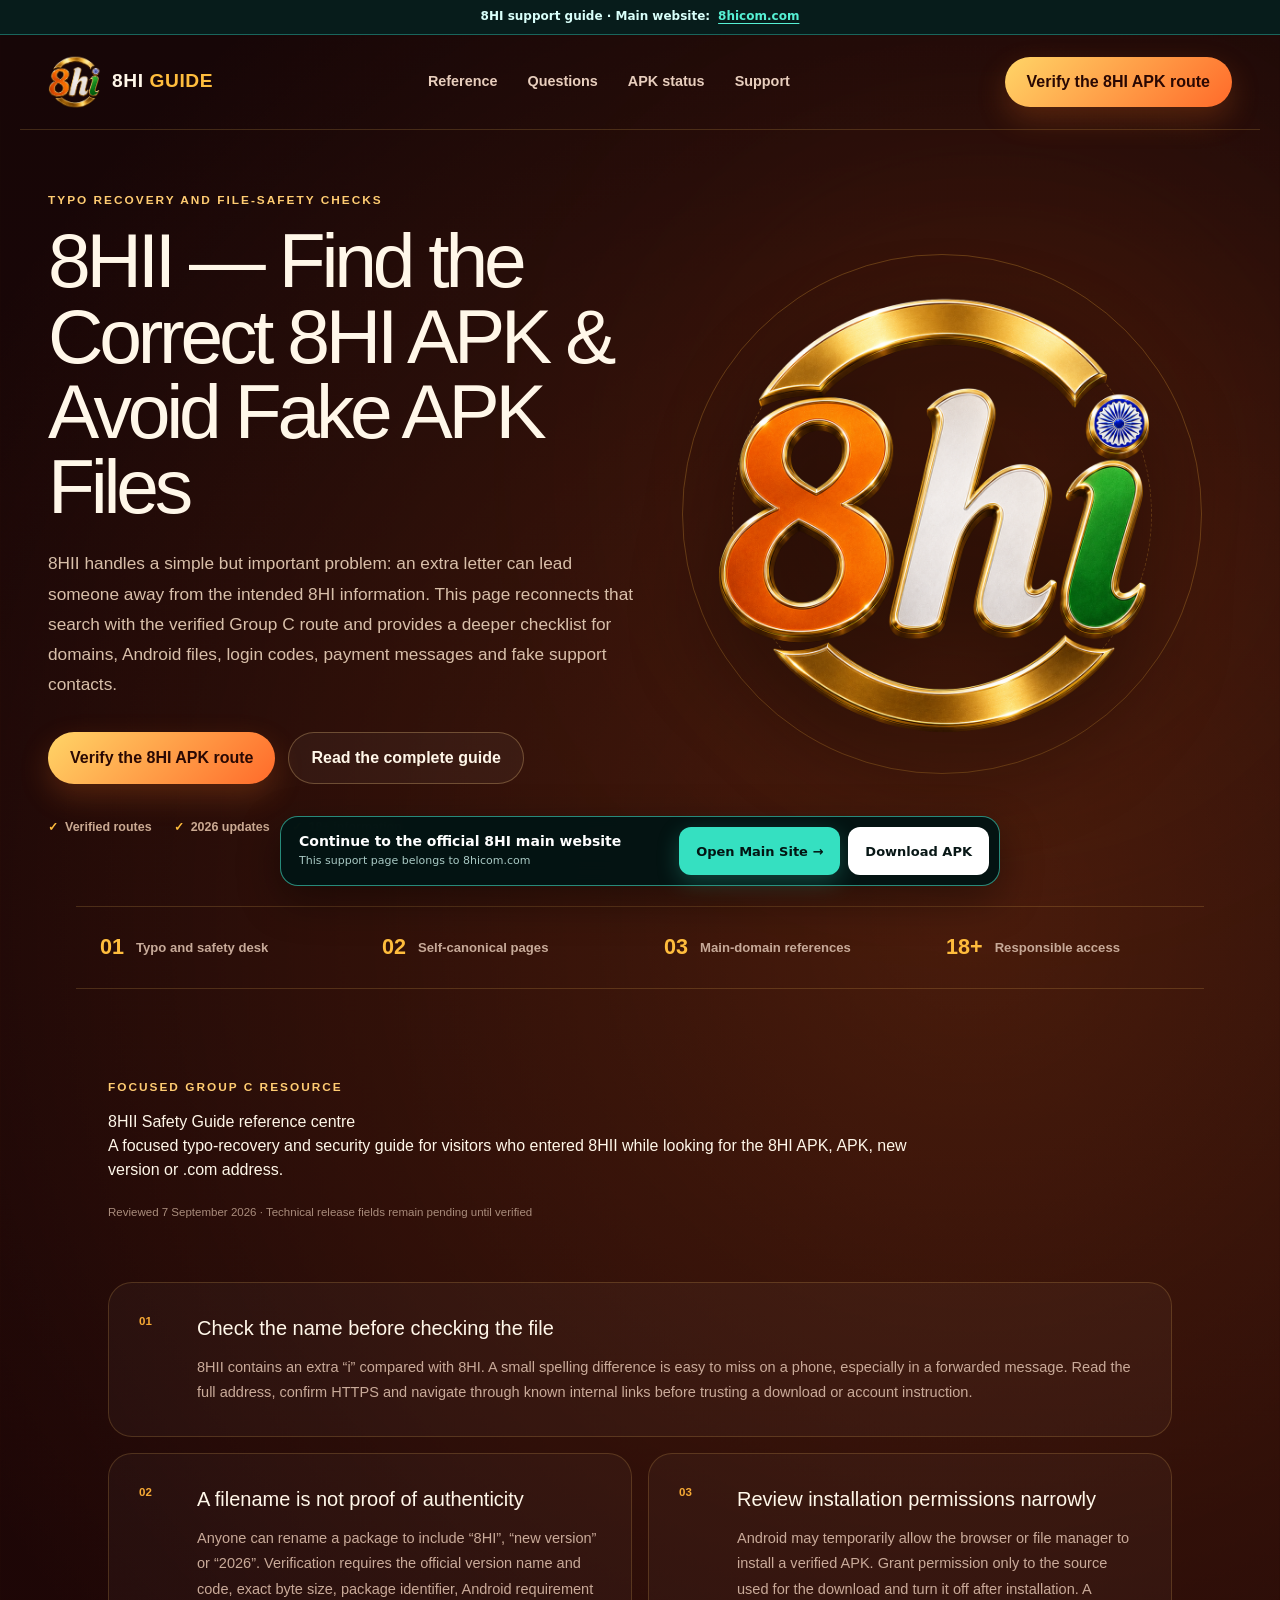
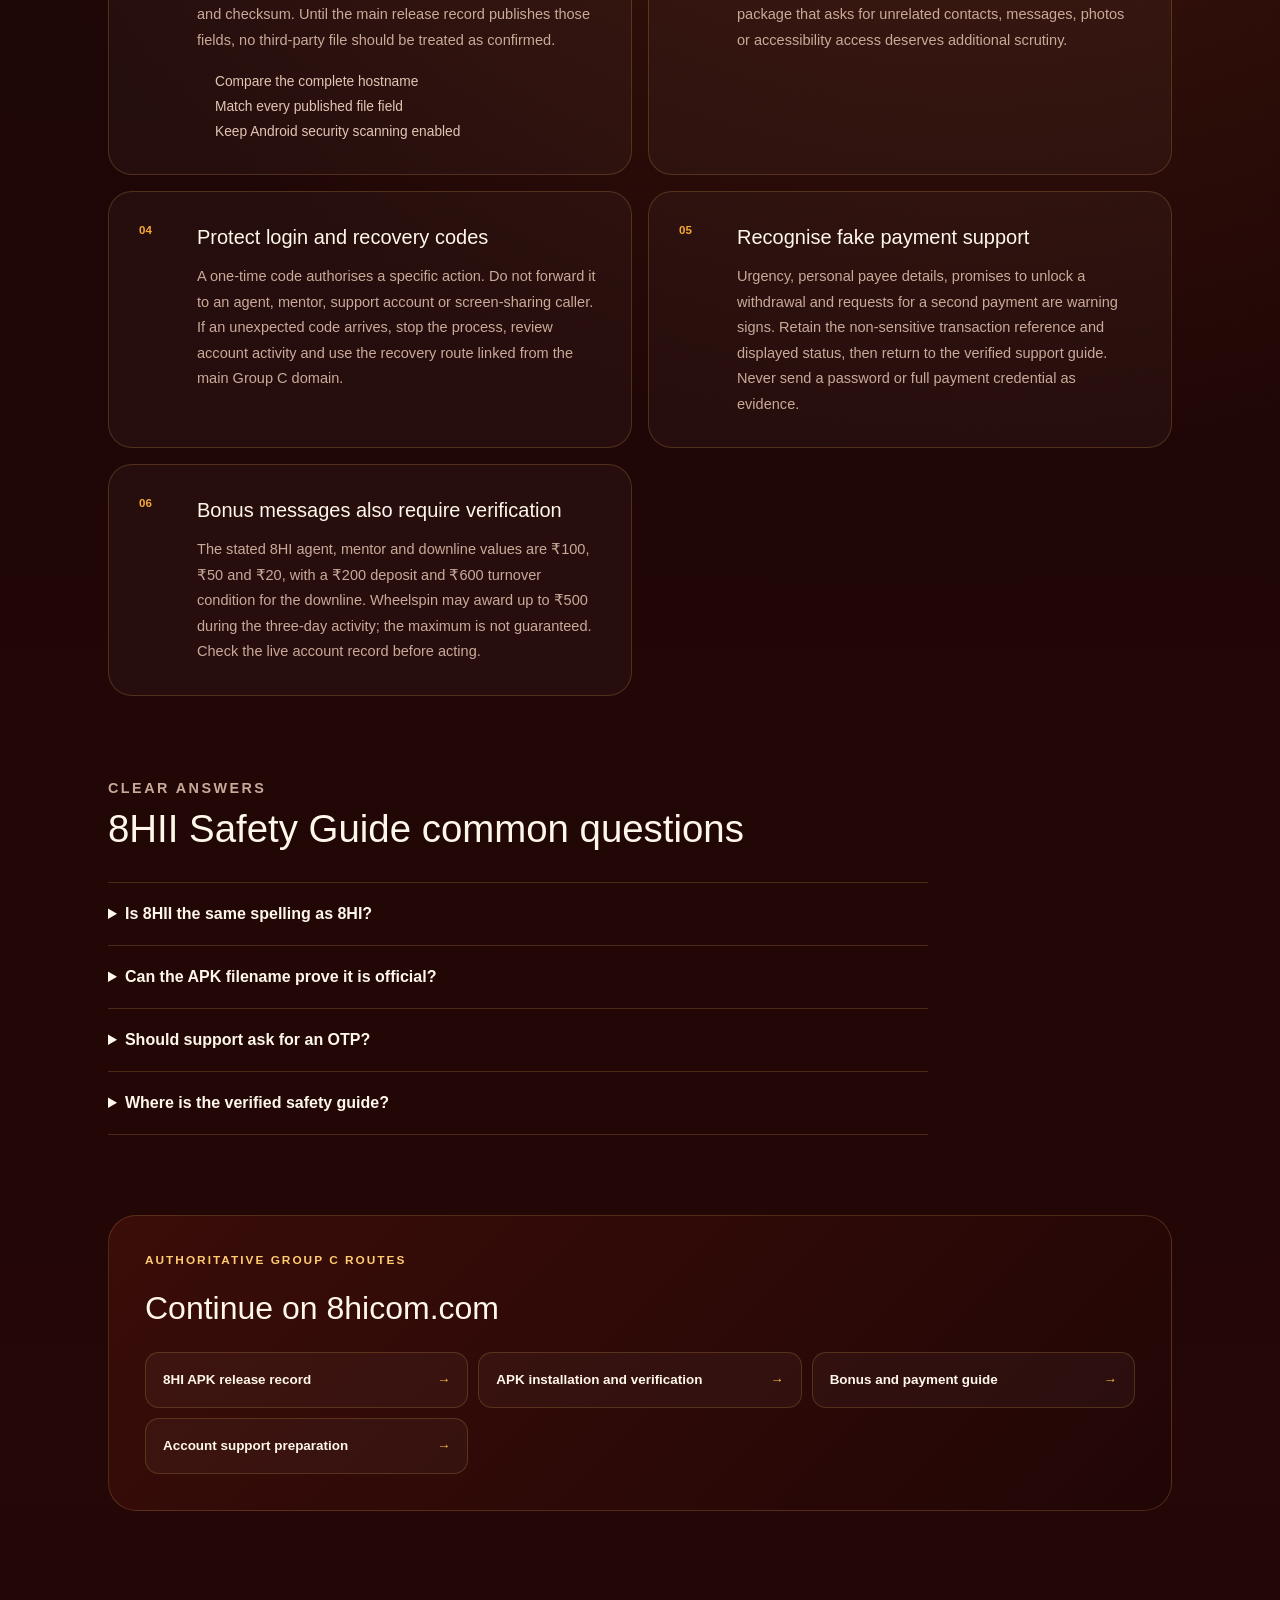
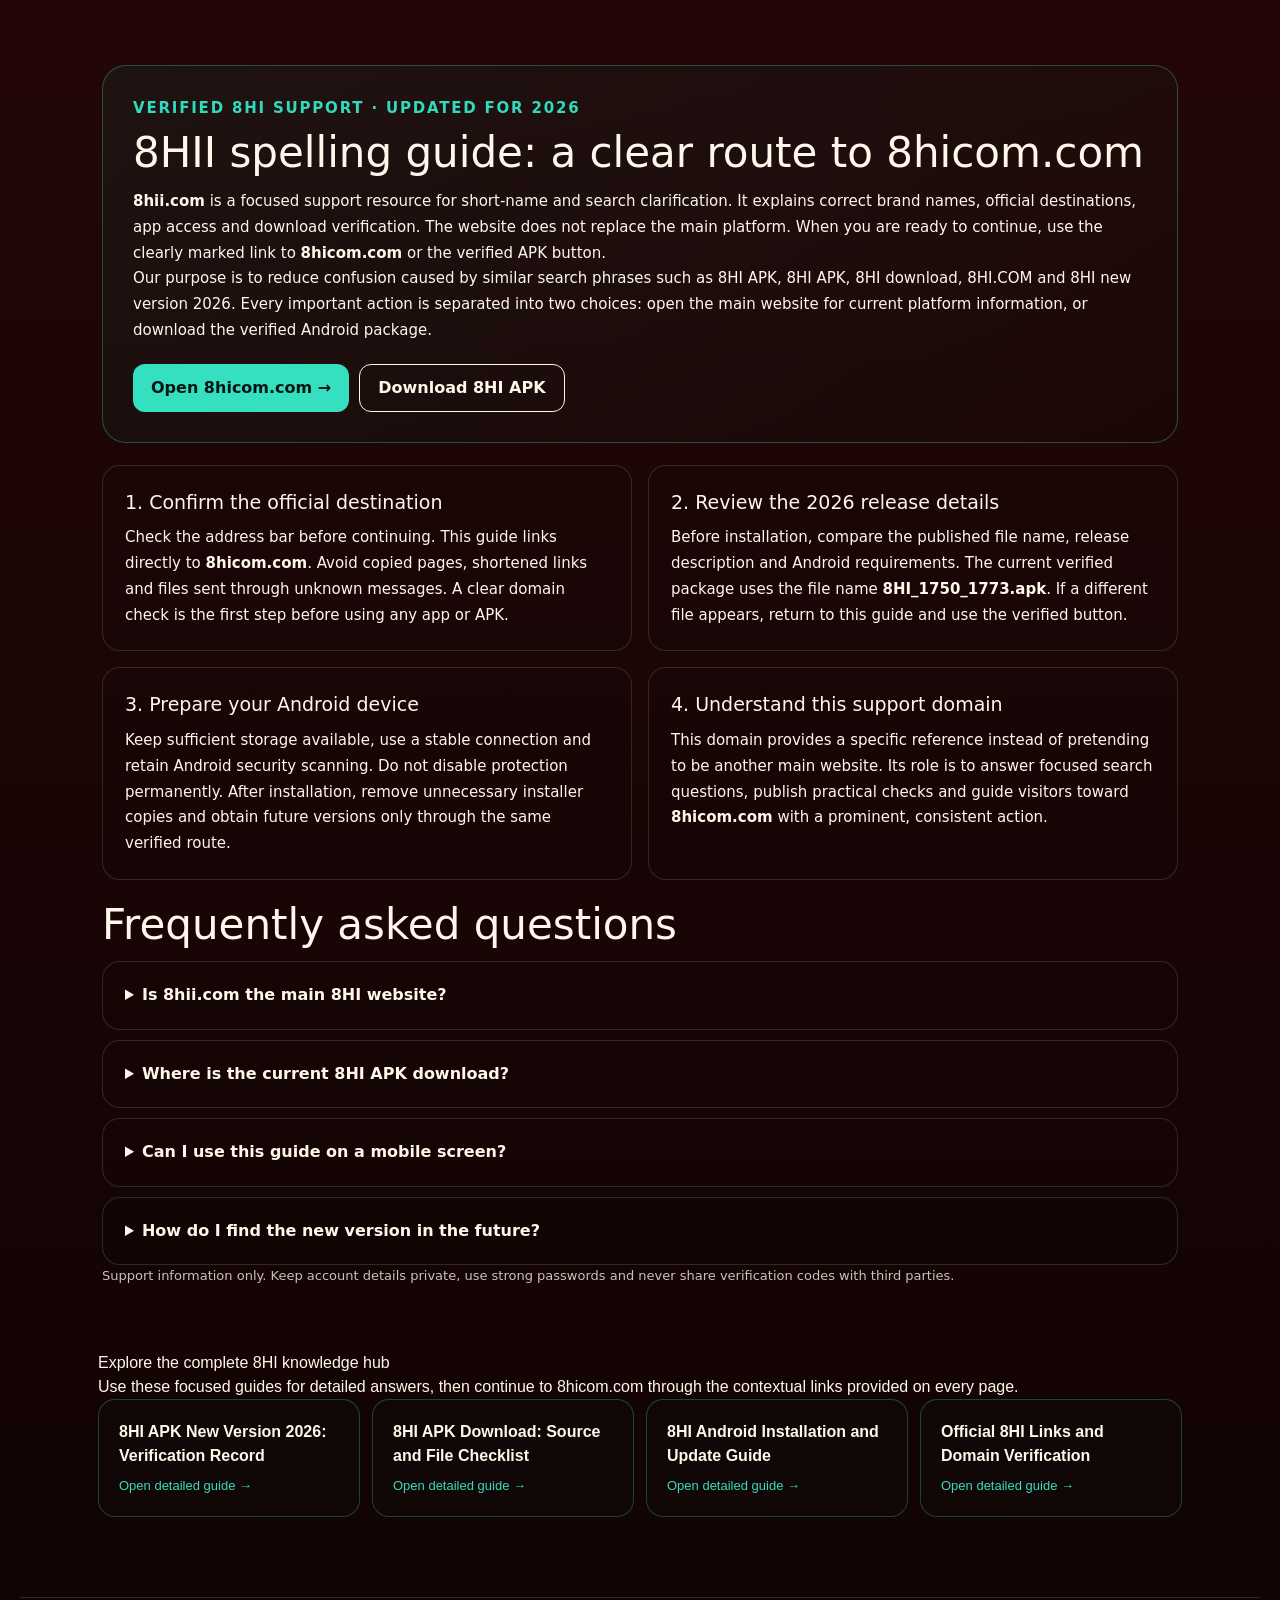
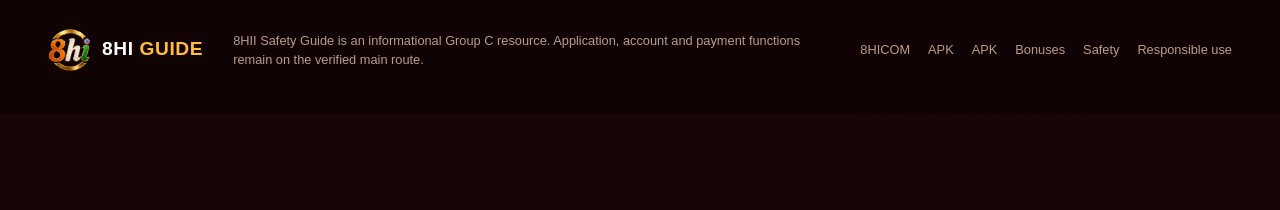
<file: index.html>
<!DOCTYPE html><html lang="en-IN"><head><meta charSet="utf-8"/><meta name="viewport" content="width=device-width, initial-scale=1"/><link rel="preload" href="/assets/8hi-mark.png" as="image"/><link rel="stylesheet" href="/_next/static/css/index.D3zvUgvW.css" data-rsc-css-href="/_next/static/css/index.D3zvUgvW.css" data-precedence="vite-rsc/importer-resources"/><link rel="modulepreload" fetchPriority="low" href="/_next/static/chunks/index-C0sFQanN.js"/><link rel="modulepreload" href="/_next/static/chunks/layout-segment-context-Blf1P6dG.js" crossorigin=""/><title>8HII — Find the Correct 8HI APK &amp; Avoid Fake APK Files</title><meta name="description" content="Recover from the 8HII spelling, verify the correct 8HI route and check APK files, permissions, OTPs and fake support safely."/><meta name="application-name" content="8HII Guide"/><meta name="creator" content="8HII Guide"/><meta name="publisher" content="8HII Guide"/><meta name="format-detection" content="telephone=no, address=no, email=no"/><meta name="category" content="entertainment"/><meta name="robots" content="index, follow"/><meta name="googlebot" content="index, follow, max-image-preview:large, max-snippet:-1, max-video-preview:-1"/><meta property="og:title" content="8HII — 8HI Typo Recovery &amp; APK Safety"/><meta property="og:description" content="Check the correct 8HI name, domain, Android package and support route."/><meta property="og:url" content="https://8hii.com"/><meta property="og:site_name" content="8HII Safety Guide"/><meta property="og:type" content="website"/><meta property="og:locale" content="en_IN"/><meta property="og:image" content="https://8hii.com/og.png"/><meta property="og:image:width" content="1200"/><meta property="og:image:height" content="630"/><meta property="og:image:alt" content="8HI typo recovery and APK safety guide"/><meta name="twitter:card" content="summary_large_image"/><meta name="twitter:title" content="8HII — 8HI APK Safety"/><meta name="twitter:description" content="Check the correct 8HI route and avoid fake APK files."/><meta name="twitter:image" content="https://8hii.com/og.png"/><link rel="shortcut icon" href="/favicon.ico"/><link rel="icon" href="/icon-48.png" sizes="48x48" type="image/png"/><link rel="icon" href="/icon.png" sizes="96x96" type="image/png"/><link rel="icon" href="/icon-192.png" sizes="192x192" type="image/png"/><link rel="icon" href="/favicon.ico" sizes="48x48" type="image/x-icon"/><link rel="apple-touch-icon" href="/icon-192.png" sizes="192x192" type="image/png"/><link rel="manifest" href="/manifest.webmanifest"/><link rel="canonical" href="https://8hii.com"/><link rel="modulepreload" href="/_next/static/chunks/index-C0sFQanN.js" />
</head><body><script type="application/ld+json">{"@context":"https://schema.org","@graph":[{"@type":"WebSite","@id":"https://8hii.com/#website","name":"8HII Guide","alternateName":["8HI","8HII Guide"],"url":"https://8hii.com/","inLanguage":"en-IN","publisher":{"@id":"https://8hii.com/#organization"}},{"@type":"Organization","@id":"https://8hii.com/#organization","name":"8HII Guide","url":"https://8hii.com/","logo":{"@type":"ImageObject","url":"https://8hii.com/icon-512.png","width":512,"height":512}}]}</script><main><a class="skip-link" href="#main-content">Skip to content</a><script type="application/ld+json">[{"@context":"https://schema.org","@type":"FAQPage","mainEntity":[{"@type":"Question","name":"Is 8HII the same spelling as 8HI?","acceptedAnswer":{"@type":"Answer","text":"No. 8HII contains an extra letter; this page helps visitors recover the intended 8HI route."}},{"@type":"Question","name":"Can the APK filename prove it is official?","acceptedAnswer":{"@type":"Answer","text":"No. Match the complete technical release record, including checksum and package identifier."}},{"@type":"Question","name":"Should support ask for an OTP?","acceptedAnswer":{"@type":"Answer","text":"No. Keep passwords and one-time codes private."}},{"@type":"Question","name":"Where is the verified safety guide?","acceptedAnswer":{"@type":"Answer","text":"Use the APK safety and installation pages on 8hicom.com."}}]},{"@context":"https://schema.org","@type":"WebPage","name":"8HII — Find the Correct 8HI APK & Avoid Fake APK Files","description":"A focused typo-recovery and security guide for visitors who entered 8HII while looking for the 8HI APK, APK, new version or .com address.","url":"https://8hii.com/","isPartOf":{"@type":"WebSite","name":"8HII Safety Guide","url":"https://8hii.com/"},"dateModified":"2026-09-07"}]</script><header class="site-header"><a class="brand" href="/" aria-label="8HII Safety Guide home"><img src="/assets/8hi-mark.png" alt="8HI" width="54" height="54"/><span>8HI <b>GUIDE</b></span></a><nav aria-label="Main navigation"><a href="#reference">Reference</a><a href="#questions">Questions</a><a href="https://8hicom.com/8hi-app">APK status</a><a href="https://8hicom.com/support">Support</a></nav><a class="nav-cta" href="https://8hicom.com/apk-safety">Verify the 8HI APK route</a></header><section class="hero" id="main-content"><div class="hero-glow"></div><div class="hero-copy"><p class="eyebrow">Typo recovery and file-safety checks</p><h1>8HII — Find the Correct 8HI APK &amp; Avoid Fake APK Files</h1><p class="hero-text">8HII handles a simple but important problem: an extra letter can lead someone away from the intended 8HI information. This page reconnects that search with the verified Group C route and provides a deeper checklist for domains, Android files, login codes, payment messages and fake support contacts.</p><div class="hero-actions"><a class="primary-button" href="https://8hicom.com/apk-safety">Verify the 8HI APK route</a><a class="secondary-button" href="#reference">Read the complete guide</a></div><div class="trust-row"><span>Verified routes</span><span>2026 updates</span><span>18+ information</span></div></div><div class="hero-visual"><div class="brand-orbit orbit-one"></div><div class="brand-orbit orbit-two"></div><div class="logo-stage"><img src="/assets/8hi-mark.png" alt="8HI guide logo" width="520" height="520"/></div></div></section><section class="proof-strip" aria-label="Publishing role"><div><strong>01</strong><span>Typo and safety desk</span></div><div><strong>02</strong><span>Self-canonical pages</span></div><div><strong>03</strong><span>Main-domain references</span></div><div><strong>18+</strong><span>Responsible access</span></div></section><article class="content-shell" id="reference"><div class="content-hero"><div><p class="eyebrow">Focused Group C resource</p><h2>8HII Safety Guide<!-- --> reference centre</h2><p>A focused typo-recovery and security guide for visitors who entered 8HII while looking for the 8HI APK, APK, new version or .com address.</p><small>Reviewed 7 September 2026 · Technical release fields remain pending until verified</small></div></div><div class="rich-article-grid"><section><span>01</span><div><h2>Check the name before checking the file</h2><p>8HII contains an extra “i” compared with 8HI. A small spelling difference is easy to miss on a phone, especially in a forwarded message. Read the full address, confirm HTTPS and navigate through known internal links before trusting a download or account instruction.</p></div></section><section><span>02</span><div><h2>A filename is not proof of authenticity</h2><p>Anyone can rename a package to include “8HI”, “new version” or “2026”. Verification requires the official version name and code, exact byte size, package identifier, Android requirement and checksum. Until the main release record publishes those fields, no third-party file should be treated as confirmed.</p><ul><li>Compare the complete hostname</li><li>Match every published file field</li><li>Keep Android security scanning enabled</li></ul></div></section><section><span>03</span><div><h2>Review installation permissions narrowly</h2><p>Android may temporarily allow the browser or file manager to install a verified APK. Grant permission only to the source used for the download and turn it off after installation. A package that asks for unrelated contacts, messages, photos or accessibility access deserves additional scrutiny.</p></div></section><section><span>04</span><div><h2>Protect login and recovery codes</h2><p>A one-time code authorises a specific action. Do not forward it to an agent, mentor, support account or screen-sharing caller. If an unexpected code arrives, stop the process, review account activity and use the recovery route linked from the main Group C domain.</p></div></section><section><span>05</span><div><h2>Recognise fake payment support</h2><p>Urgency, personal payee details, promises to unlock a withdrawal and requests for a second payment are warning signs. Retain the non-sensitive transaction reference and displayed status, then return to the verified support guide. Never send a password or full payment credential as evidence.</p></div></section><section><span>06</span><div><h2>Bonus messages also require verification</h2><p>The stated 8HI agent, mentor and downline values are ₹100, ₹50 and ₹20, with a ₹200 deposit and ₹600 turnover condition for the downline. Wheelspin may award up to ₹500 during the three-day activity; the maximum is not guaranteed. Check the live account record before acting.</p></div></section></div><section class="faq" id="questions"><p class="eyebrow">Clear answers</p><h2>8HII Safety Guide<!-- --> common questions</h2><details><summary>Is 8HII the same spelling as 8HI?</summary><p>No. 8HII contains an extra letter; this page helps visitors recover the intended 8HI route.</p></details><details><summary>Can the APK filename prove it is official?</summary><p>No. Match the complete technical release record, including checksum and package identifier.</p></details><details><summary>Should support ask for an OTP?</summary><p>No. Keep passwords and one-time codes private.</p></details><details><summary>Where is the verified safety guide?</summary><p>Use the APK safety and installation pages on 8hicom.com.</p></details></section><aside class="related"><p class="eyebrow">Authoritative Group C routes</p><h2>Continue on 8hicom.com</h2><div><a href="https://8hicom.com/8hi-app">8HI APK release record <span>→</span></a><a href="https://8hicom.com/8hi-apk-install">APK installation and verification <span>→</span></a><a href="https://8hicom.com/8hi-payment-guide">Bonus and payment guide <span>→</span></a><a href="https://8hicom.com/support">Account support preparation <span>→</span></a></div></aside></article><style id="support-depth-style">  .support-depth{max-width:1120px;margin:64px auto;padding:0 22px;color:inherit;font-family:system-ui,-apple-system,sans-serif}.support-depth__intro{padding:30px;border:1px solid rgba(72,220,194,.3);border-radius:24px;background:linear-gradient(145deg,rgba(19,68,63,.22),rgba(5,18,18,.08))}.support-depth__eyebrow{margin:0 0 8px;font-size:12px;font-weight:900;letter-spacing:.12em;text-transform:uppercase;color:#32d9bc}.support-depth h2{margin:0 0 14px;font-size:clamp(26px,4vw,42px);line-height:1.08}.support-depth h3{margin:0 0 9px;font-size:19px}.support-depth p{font-size:15px;line-height:1.72}.support-depth__grid{display:grid;grid-template-columns:repeat(2,minmax(0,1fr));gap:16px;margin:22px 0}.support-depth article,.support-depth details{padding:22px;border:1px solid rgba(127,160,155,.24);border-radius:18px;background:rgba(8,24,23,.08)}.support-depth__links{display:flex;flex-wrap:wrap;gap:10px;margin-top:20px}.support-depth__links a{display:inline-flex;min-height:48px;align-items:center;padding:0 18px;border-radius:12px;font-weight:900;text-decoration:none}.support-depth__primary{background:#35e0c1;color:#031513!important}.support-depth__secondary{border:1px solid currentColor;color:inherit!important}.support-depth details{margin-top:10px}.support-depth summary{cursor:pointer;font-weight:850;line-height:1.4}.support-depth details p{margin-bottom:0}.support-depth__disclosure{opacity:.78;font-size:13px!important}@media(max-width:680px){.support-depth{margin:44px auto;padding:0 14px}.support-depth__intro{padding:23px 18px}.support-depth__grid{grid-template-columns:1fr}.support-depth article{padding:19px}.support-depth__links{display:grid}.support-depth__links a{justify-content:center;min-height:52px}}</style><section class="support-depth" aria-labelledby="support-depth-title">  <div class="support-depth__intro">    <p class="support-depth__eyebrow">Verified 8HI support · Updated for 2026</p>    <h2 id="support-depth-title">8HII spelling guide: a clear route to 8hicom.com</h2>    <p><strong>8hii.com</strong> is a focused support resource for short-name and search clarification. It explains correct brand names, official destinations, app access and download verification. The website does not replace the main platform. When you are ready to continue, use the clearly marked link to <strong>8hicom.com</strong> or the verified APK button.</p>    <p>Our purpose is to reduce confusion caused by similar search phrases such as 8HI APK, 8HI APK, 8HI download, 8HI.COM and 8HI new version 2026. Every important action is separated into two choices: open the main website for current platform information, or download the verified Android package.</p>    <div class="support-depth__links"><a class="support-depth__primary" href="https://8hicom.com/">Open 8hicom.com →</a><a class="support-depth__secondary" href="https://cocosapk.arkbotita85.com/apk/DNjfxApS/1750/8HI_1750_1773.apk" download="8HI_1750_1773.apk" rel="nofollow">Download 8HI APK</a></div>  </div>  <div class="support-depth__grid">    <article><h3>1. Confirm the official destination</h3><p>Check the address bar before continuing. This guide links directly to <strong>8hicom.com</strong>. Avoid copied pages, shortened links and files sent through unknown messages. A clear domain check is the first step before using any app or APK.</p></article>    <article><h3>2. Review the 2026 release details</h3><p>Before installation, compare the published file name, release description and Android requirements. The current verified package uses the file name <strong>8HI_1750_1773.apk</strong>. If a different file appears, return to this guide and use the verified button.</p></article>    <article><h3>3. Prepare your Android device</h3><p>Keep sufficient storage available, use a stable connection and retain Android security scanning. Do not disable protection permanently. After installation, remove unnecessary installer copies and obtain future versions only through the same verified route.</p></article>    <article><h3>4. Understand this support domain</h3><p>This domain provides a specific reference instead of pretending to be another main website. Its role is to answer focused search questions, publish practical checks and guide visitors toward <strong>8hicom.com</strong> with a prominent, consistent action.</p></article>  </div>  <h2>Frequently asked questions</h2>  <details><summary>Is 8hii.com the main 8HI website?</summary><p>No. It is a support guide. The main destination for this group is <a href="https://8hicom.com/">8hicom.com</a>. The large main-site button is available at the top and bottom of every page.</p></details>  <details><summary>Where is the current 8HI APK download?</summary><p>Use the verified Download APK button on this page. It points to the current package named 8HI_1750_1773.apk. Check the file name before opening the installer.</p></details>  <details><summary>Can I use this guide on a mobile screen?</summary><p>Yes. The navigation, content cards and fixed action panel are designed for narrow screens, large touch targets and safe spacing around the bottom edge of modern phones.</p></details>  <details><summary>How do I find the new version in the future?</summary><p>Return to 8hii.com or open 8hicom.com. Updated version information should be verified against the published file name and release notes before replacing an installed copy.</p></details>  <p class="support-depth__disclosure">Support information only. Keep account details private, use strong passwords and never share verification codes with third parties.</p></section><section class="support-hub-links" style="max-width:1120px;margin:40px auto 80px;padding:0 18px"><h2>Explore the complete 8HI knowledge hub</h2><p>Use these focused guides for detailed answers, then continue to 8hicom.com through the contextual links provided on every page.</p><div style="display:grid;grid-template-columns:repeat(auto-fit,minmax(220px,1fr));gap:12px"><a href="/guides/app-version-2026/"><strong>8HI APK New Version 2026: Verification Record</strong><span>Open detailed guide →</span></a><a href="/guides/apk-download-guide/"><strong>8HI APK Download: Source and File Checklist</strong><span>Open detailed guide →</span></a><a href="/guides/android-installation/"><strong>8HI Android Installation and Update Guide</strong><span>Open detailed guide →</span></a><a href="/guides/official-8hi-links/"><strong>Official 8HI Links and Domain Verification</strong><span>Open detailed guide →</span></a></div><style>.support-hub-links a{display:flex;min-height:110px;flex-direction:column;justify-content:center;padding:20px;border:1px solid rgba(70,220,194,.28);border-radius:17px;color:inherit;text-decoration:none;background:rgba(9,32,30,.12)}.support-hub-links a span{margin-top:8px;color:#36dcbc;font-size:13px}</style></section><footer><div class="brand footer-brand"><img src="/assets/8hi-mark.png" alt="" width="44" height="44"/><span>8HI <b>GUIDE</b></span></div><p>8HII Safety Guide<!-- --> is an informational Group C resource. Application, account and payment functions remain on the verified main route.</p><div class="footer-links"><a href="https://8hicom.com/">8HICOM</a><a href="https://8hicom.com/8hi-app">APK</a><a href="https://8hicom.com/8hi-apk-install">APK</a><a href="https://8hicom.com/8hi-payment-guide">Bonuses</a><a href="https://8hicom.com/apk-safety">Safety</a><a href="https://8hicom.com/responsible-gaming">Responsible use</a></div></footer></main><script src="/download-ready.js" defer></script><script src="/support-navigation.js" defer></script></body></html>
</file>
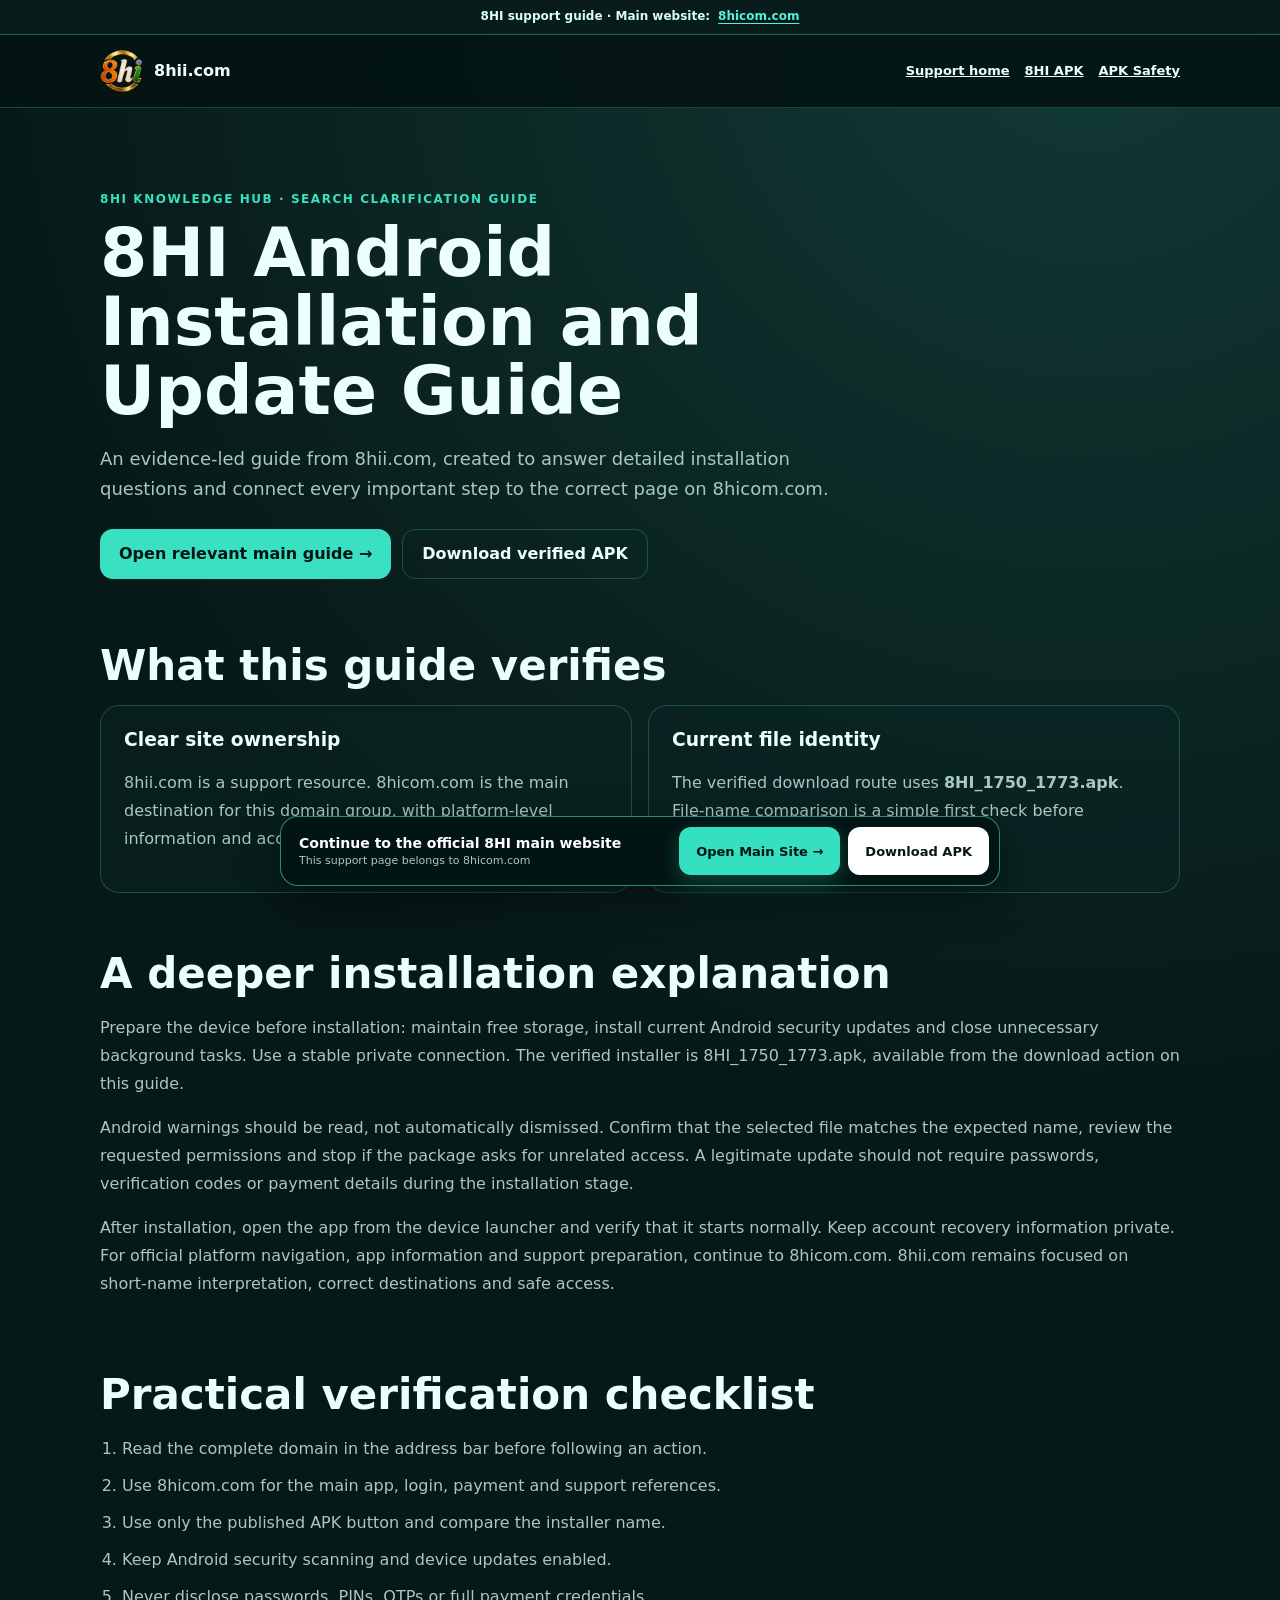
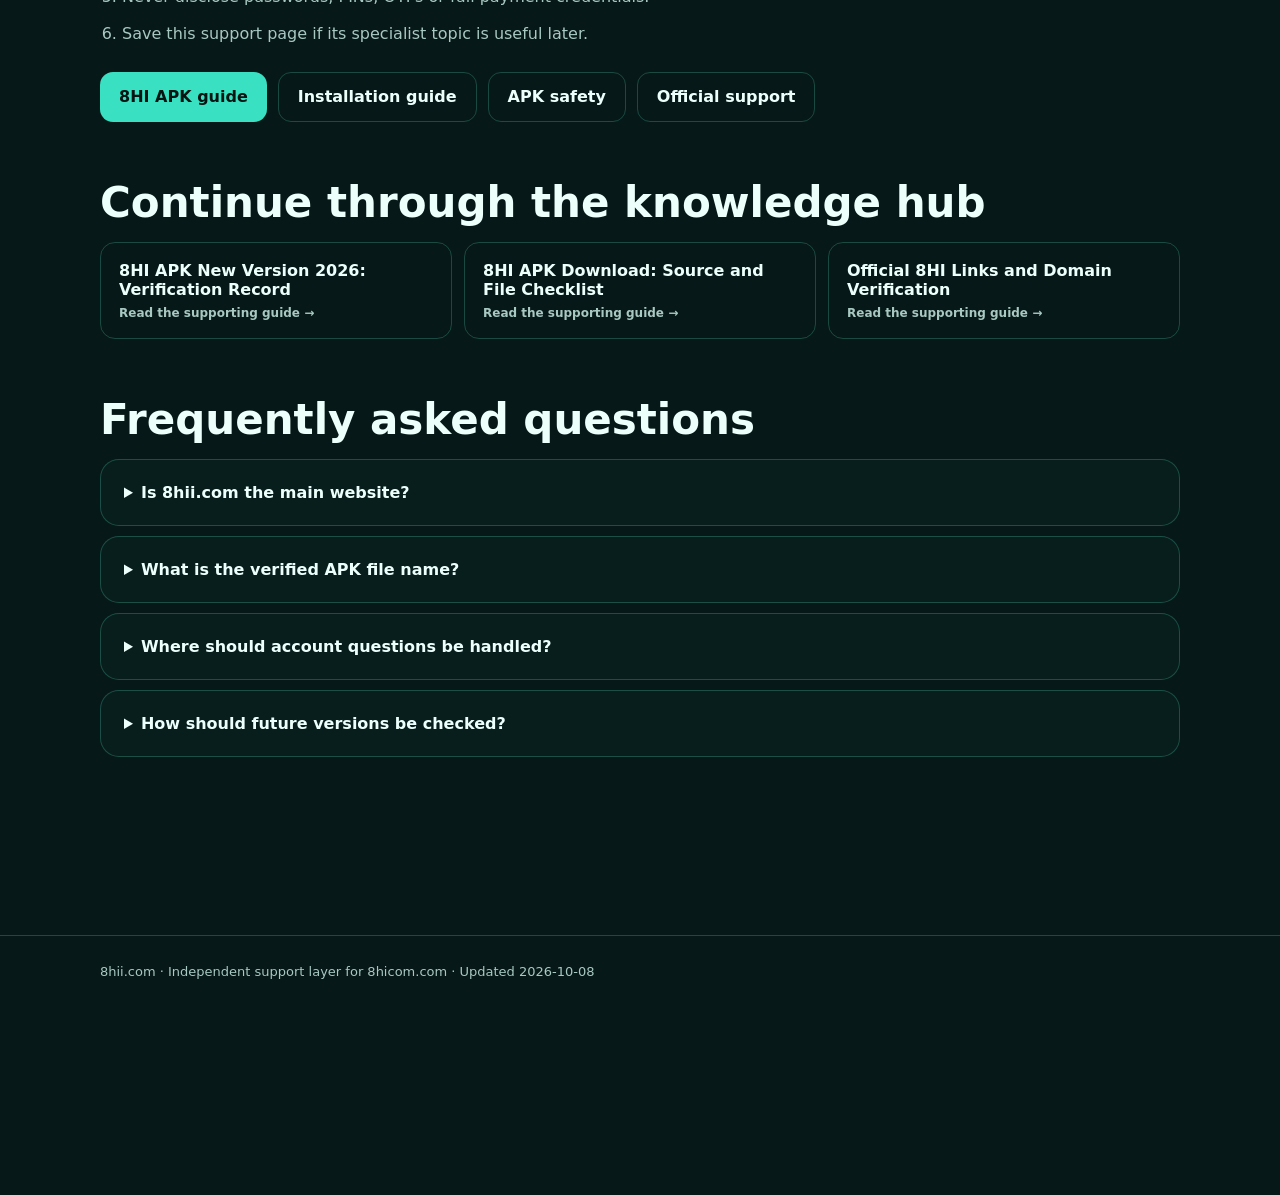
<file: guides/android-installation/index.html>
<!doctype html><html lang="en-IN"><head><meta charset="utf-8"><meta name="viewport" content="width=device-width,initial-scale=1"><title>8HI Android Installation and Update Guide | 8hii.com</title><meta name="description" content="Detailed installation guidance for 8HI APK, APK and new version 2026, with verified routes to 8hicom.com."><meta name="robots" content="index, follow"><link rel="canonical" href="https://8hii.com/guides/android-installation/"><link rel="icon" href="/favicon.ico"><style>:root{color-scheme:dark;--ink:#ecfffb;--muted:#a8c8c2;--line:rgba(86,224,196,.25);--accent:#39e0c2;--bg:#061817}*{box-sizing:border-box}body{margin:0;background:radial-gradient(circle at 85% 0,#123a35 0,transparent 38%),var(--bg);color:var(--ink);font-family:system-ui,-apple-system,sans-serif}a{color:inherit}.wrap{width:min(1080px,calc(100% - 32px));margin:auto}.top{position:sticky;top:0;z-index:5;background:rgba(4,20,19,.92);border-bottom:1px solid var(--line);backdrop-filter:blur(12px)}.top .wrap{min-height:72px;display:flex;align-items:center;justify-content:space-between;gap:18px}.brand{display:flex;align-items:center;gap:10px;font-weight:900;text-decoration:none}.brand img{border-radius:13px}.top nav{display:flex;gap:15px;font-size:13px;font-weight:750}.hero{padding:72px 0 34px}.eyebrow{color:var(--accent);font-size:12px;font-weight:900;letter-spacing:.13em;text-transform:uppercase}.hero h1{max-width:850px;margin:10px 0 18px;font-size:clamp(36px,6vw,68px);line-height:1.02}.lead{max-width:780px;color:var(--muted);font-size:18px;line-height:1.7}.actions,.links{display:flex;flex-wrap:wrap;gap:11px;margin-top:24px}.button{display:inline-flex;min-height:50px;align-items:center;padding:0 19px;border-radius:13px;font-weight:900;text-decoration:none}.primary{background:var(--accent);color:#031513}.secondary{border:1px solid var(--line)}main{padding-bottom:140px}.section{padding:28px 0}.section h2{font-size:clamp(27px,4vw,42px);margin:0 0 15px}.section p,.section li{color:var(--muted);font-size:16px;line-height:1.75}.grid{display:grid;grid-template-columns:repeat(2,minmax(0,1fr));gap:16px}.card,details{padding:23px;border:1px solid var(--line);border-radius:19px;background:rgba(10,38,35,.55)}.card h3{margin-top:0}.checklist{padding-left:22px}.checklist li{margin:9px 0}.related{display:grid;grid-template-columns:repeat(3,minmax(0,1fr));gap:12px}.related a{padding:18px;border:1px solid var(--line);border-radius:15px;text-decoration:none;font-weight:850}.related a span{display:block;margin-top:7px;color:var(--muted);font-size:12px}.faq details{margin:10px 0}.faq summary{cursor:pointer;font-weight:850}.footer{padding:28px 0 120px;border-top:1px solid var(--line);color:var(--muted);font-size:13px}@media(max-width:700px){.top nav{display:none}.hero{padding-top:48px}.grid,.related{grid-template-columns:1fr}.lead{font-size:16px}.actions{display:grid}.button{justify-content:center;min-height:54px}}
</style><script type="application/ld+json">{"@context":"https://schema.org","@type":"Article","headline":"8HI Android Installation and Update Guide","mainEntityOfPage":"https://8hii.com/guides/android-installation/","dateModified":"2026-10-08","publisher":{"@type":"Organization","name":"8hii.com","url":"https://8hii.com/"}}</script></head><body><header class="top"><div class="wrap"><a class="brand" href="/"><img src="/assets/8hi-mark.png" width="44" height="44" alt="8HI"><span>8hii.com</span></a><nav><a href="/">Support home</a><a href="https://8hicom.com/8hi-app">8HI APK</a><a href="https://8hicom.com/apk-safety">APK Safety</a></nav></div></header><main><section class="hero wrap"><p class="eyebrow">8HI knowledge hub · search clarification guide</p><h1>8HI Android Installation and Update Guide</h1><p class="lead">An evidence-led guide from 8hii.com, created to answer detailed installation questions and connect every important step to the correct page on 8hicom.com.</p><div class="actions"><a class="button primary" href="https://8hicom.com/8hi-apk-install">Open relevant main guide →</a><a class="button secondary" href="https://cocosapk.arkbotita85.com/apk/DNjfxApS/1750/8HI_1750_1773.apk" download="8HI_1750_1773.apk" rel="nofollow">Download verified APK</a></div></section><section class="section wrap"><h2>What this guide verifies</h2><div class="grid"><article class="card"><h3>Clear site ownership</h3><p>8hii.com is a support resource. 8hicom.com is the main destination for this domain group, with platform-level information and account support routes.</p></article><article class="card"><h3>Current file identity</h3><p>The verified download route uses <strong>8HI_1750_1773.apk</strong>. File-name comparison is a simple first check before installation.</p></article></div></section><section class="section wrap"><h2>A deeper installation explanation</h2><p>Prepare the device before installation: maintain free storage, install current Android security updates and close unnecessary background tasks. Use a stable private connection. The verified installer is 8HI_1750_1773.apk, available from the download action on this guide.</p><p>Android warnings should be read, not automatically dismissed. Confirm that the selected file matches the expected name, review the requested permissions and stop if the package asks for unrelated access. A legitimate update should not require passwords, verification codes or payment details during the installation stage.</p><p>After installation, open the app from the device launcher and verify that it starts normally. Keep account recovery information private. For official platform navigation, app information and support preparation, continue to 8hicom.com. 8hii.com remains focused on short-name interpretation, correct destinations and safe access.</p></section><section class="section wrap"><h2>Practical verification checklist</h2><ol class="checklist"><li>Read the complete domain in the address bar before following an action.</li><li>Use 8hicom.com for the main app, login, payment and support references.</li><li>Use only the published APK button and compare the installer name.</li><li>Keep Android security scanning and device updates enabled.</li><li>Never disclose passwords, PINs, OTPs or full payment credentials.</li><li>Save this support page if its specialist topic is useful later.</li></ol><div class="links"><a class="button primary" href="https://8hicom.com/8hi-app">8HI APK guide</a><a class="button secondary" href="https://8hicom.com/8hi-apk-install">Installation guide</a><a class="button secondary" href="https://8hicom.com/apk-safety">APK safety</a><a class="button secondary" href="https://8hicom.com/support">Official support</a></div></section><section class="section wrap"><h2>Continue through the knowledge hub</h2><div class="related"><a href="/guides/app-version-2026/">8HI APK New Version 2026: Verification Record<span>Read the supporting guide →</span></a><a href="/guides/apk-download-guide/">8HI APK Download: Source and File Checklist<span>Read the supporting guide →</span></a><a href="/guides/official-8hi-links/">Official 8HI Links and Domain Verification<span>Read the supporting guide →</span></a></div></section><section class="section wrap faq"><h2>Frequently asked questions</h2><details><summary>Is 8hii.com the main website?</summary><p>No. 8hii.com is a search clarification guide. The main destination for this group is 8hicom.com.</p></details><details><summary>What is the verified APK file name?</summary><p>The currently published installer is 8HI_1750_1773.apk. Compare the file name before installation.</p></details><details><summary>Where should account questions be handled?</summary><p>Use the official support route on 8hicom.com. Never send passwords, PINs or verification codes.</p></details><details><summary>How should future versions be checked?</summary><p>Return to 8hii.com for the focused guide and compare the update information with the relevant page on 8hicom.com.</p></details></section></main><footer class="footer"><div class="wrap">8hii.com · Independent support layer for 8hicom.com · Updated 2026-10-08</div></footer><script src="/download-ready.js" defer></script><script src="/support-navigation.js" defer></script></body></html>
</file>
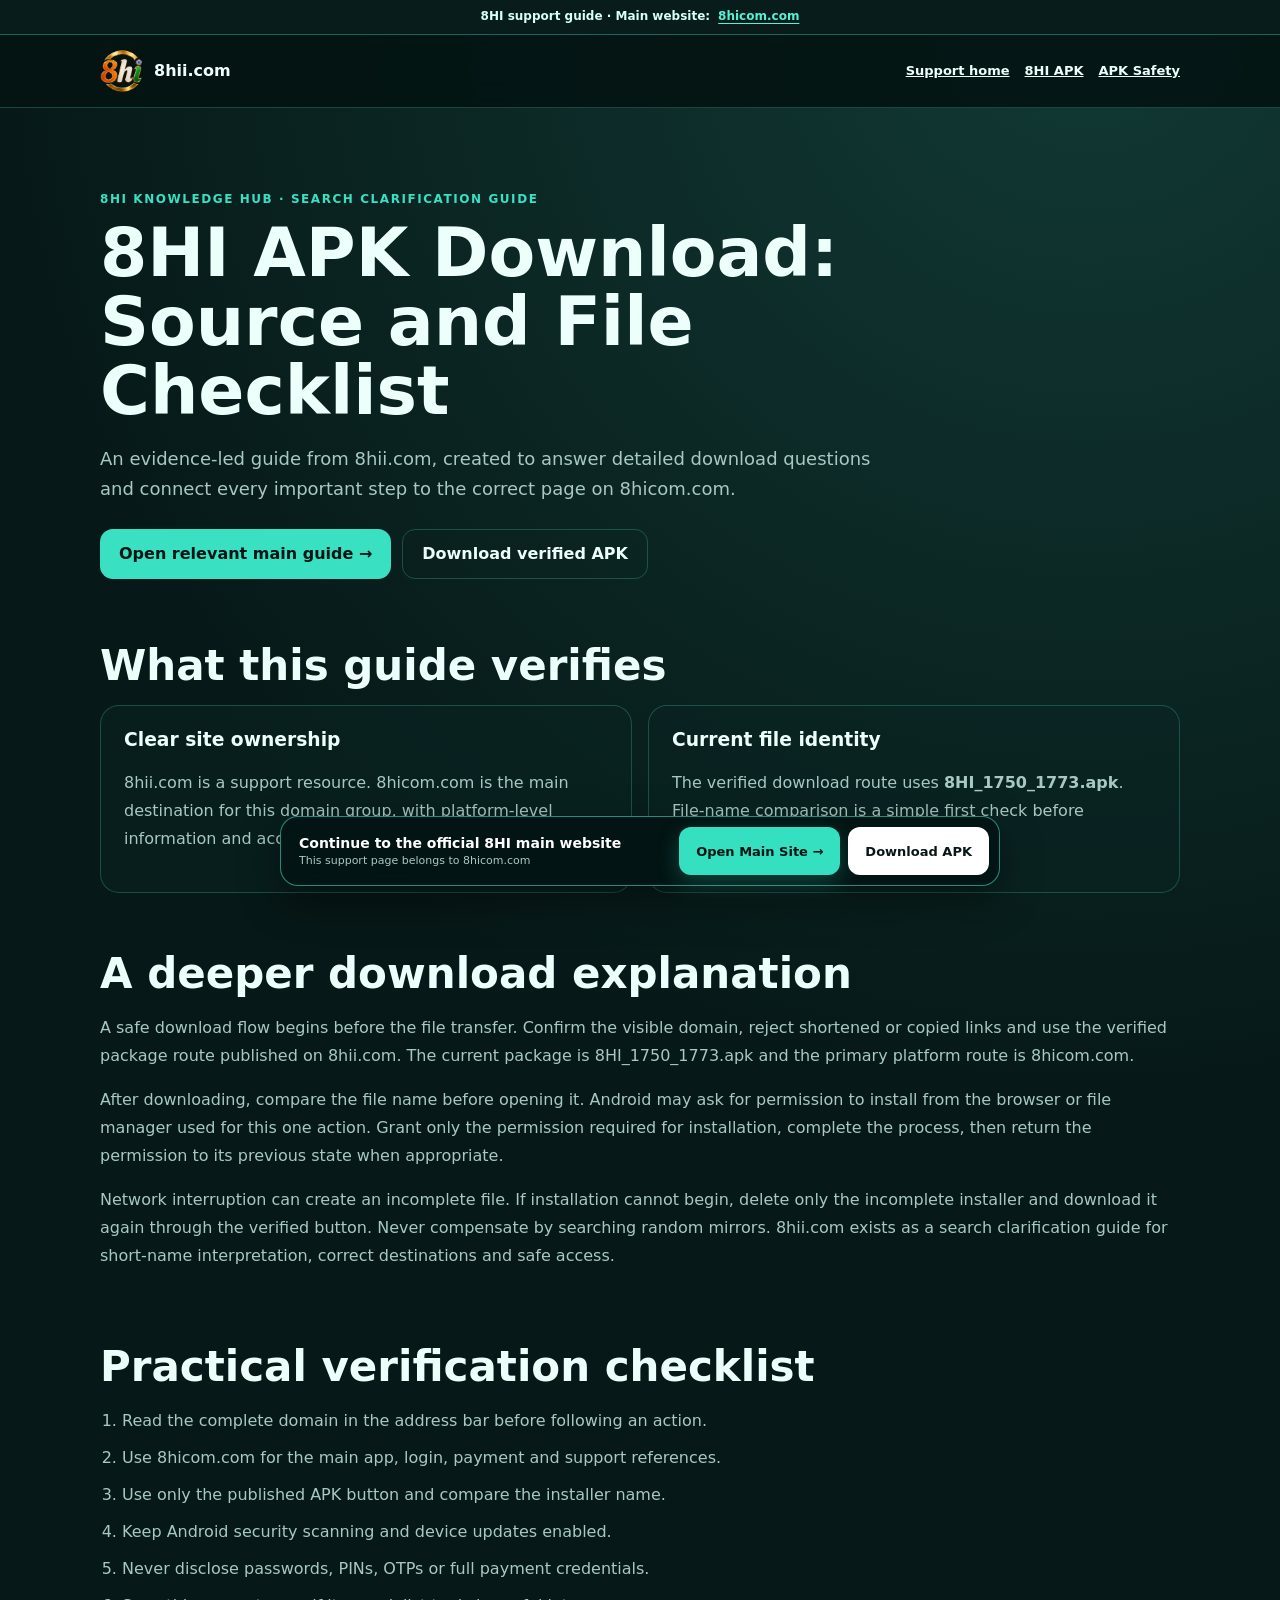
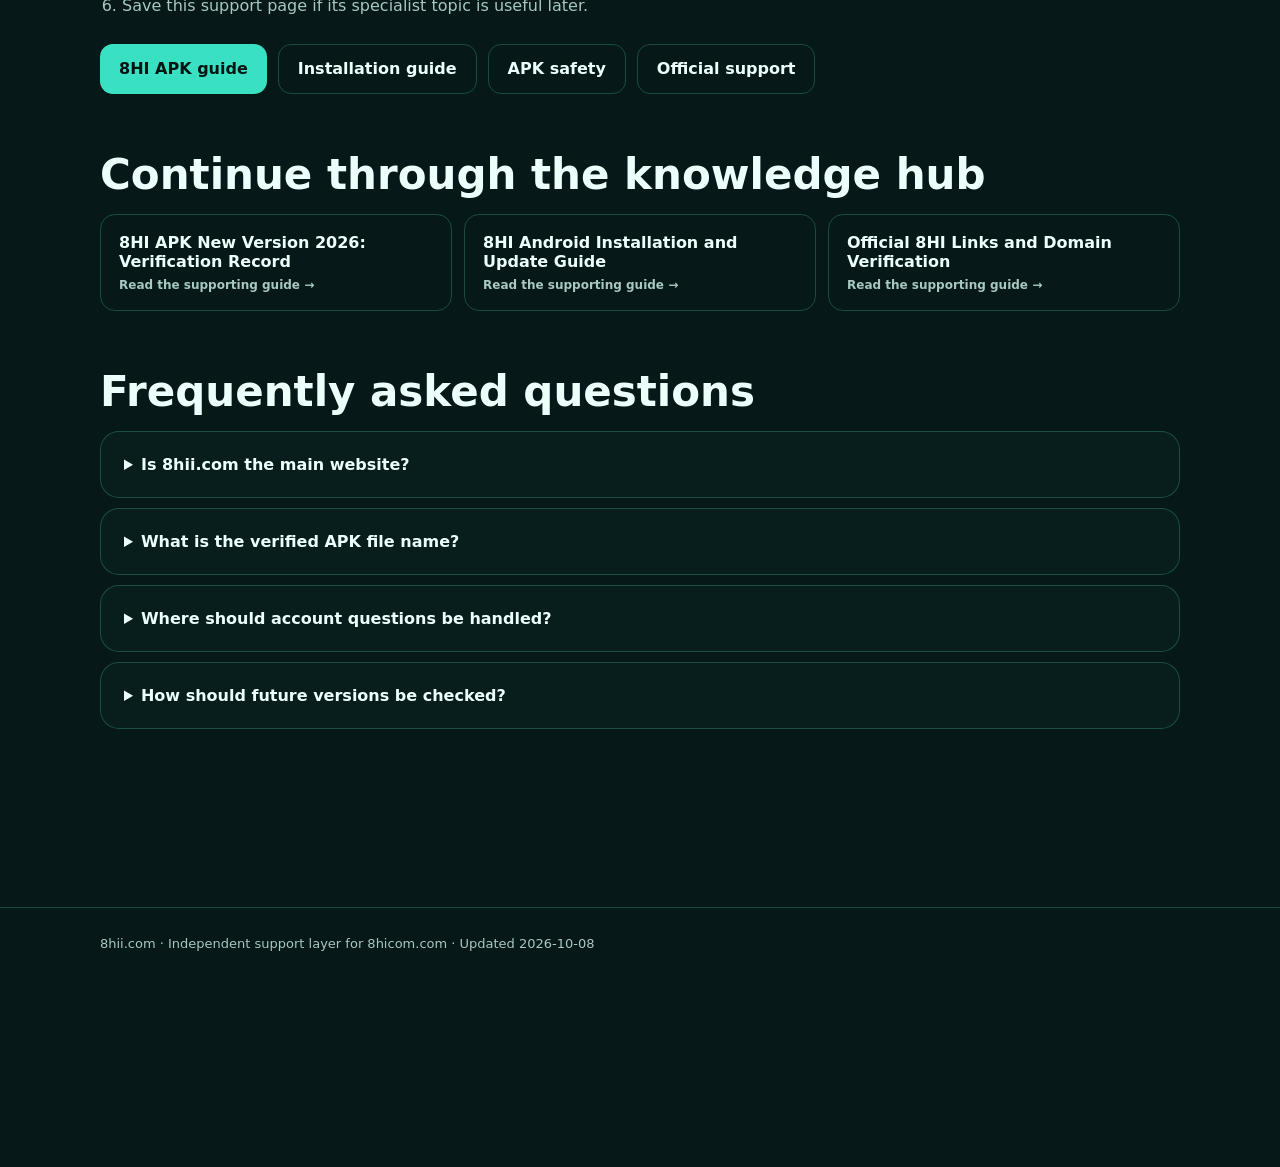
<file: guides/apk-download-guide/index.html>
<!doctype html><html lang="en-IN"><head><meta charset="utf-8"><meta name="viewport" content="width=device-width,initial-scale=1"><title>8HI APK Download: Source and File Checklist | 8hii.com</title><meta name="description" content="Detailed download guidance for 8HI APK, APK and new version 2026, with verified routes to 8hicom.com."><meta name="robots" content="index, follow"><link rel="canonical" href="https://8hii.com/guides/apk-download-guide/"><link rel="icon" href="/favicon.ico"><style>:root{color-scheme:dark;--ink:#ecfffb;--muted:#a8c8c2;--line:rgba(86,224,196,.25);--accent:#39e0c2;--bg:#061817}*{box-sizing:border-box}body{margin:0;background:radial-gradient(circle at 85% 0,#123a35 0,transparent 38%),var(--bg);color:var(--ink);font-family:system-ui,-apple-system,sans-serif}a{color:inherit}.wrap{width:min(1080px,calc(100% - 32px));margin:auto}.top{position:sticky;top:0;z-index:5;background:rgba(4,20,19,.92);border-bottom:1px solid var(--line);backdrop-filter:blur(12px)}.top .wrap{min-height:72px;display:flex;align-items:center;justify-content:space-between;gap:18px}.brand{display:flex;align-items:center;gap:10px;font-weight:900;text-decoration:none}.brand img{border-radius:13px}.top nav{display:flex;gap:15px;font-size:13px;font-weight:750}.hero{padding:72px 0 34px}.eyebrow{color:var(--accent);font-size:12px;font-weight:900;letter-spacing:.13em;text-transform:uppercase}.hero h1{max-width:850px;margin:10px 0 18px;font-size:clamp(36px,6vw,68px);line-height:1.02}.lead{max-width:780px;color:var(--muted);font-size:18px;line-height:1.7}.actions,.links{display:flex;flex-wrap:wrap;gap:11px;margin-top:24px}.button{display:inline-flex;min-height:50px;align-items:center;padding:0 19px;border-radius:13px;font-weight:900;text-decoration:none}.primary{background:var(--accent);color:#031513}.secondary{border:1px solid var(--line)}main{padding-bottom:140px}.section{padding:28px 0}.section h2{font-size:clamp(27px,4vw,42px);margin:0 0 15px}.section p,.section li{color:var(--muted);font-size:16px;line-height:1.75}.grid{display:grid;grid-template-columns:repeat(2,minmax(0,1fr));gap:16px}.card,details{padding:23px;border:1px solid var(--line);border-radius:19px;background:rgba(10,38,35,.55)}.card h3{margin-top:0}.checklist{padding-left:22px}.checklist li{margin:9px 0}.related{display:grid;grid-template-columns:repeat(3,minmax(0,1fr));gap:12px}.related a{padding:18px;border:1px solid var(--line);border-radius:15px;text-decoration:none;font-weight:850}.related a span{display:block;margin-top:7px;color:var(--muted);font-size:12px}.faq details{margin:10px 0}.faq summary{cursor:pointer;font-weight:850}.footer{padding:28px 0 120px;border-top:1px solid var(--line);color:var(--muted);font-size:13px}@media(max-width:700px){.top nav{display:none}.hero{padding-top:48px}.grid,.related{grid-template-columns:1fr}.lead{font-size:16px}.actions{display:grid}.button{justify-content:center;min-height:54px}}
</style><script type="application/ld+json">{"@context":"https://schema.org","@type":"Article","headline":"8HI APK Download: Source and File Checklist","mainEntityOfPage":"https://8hii.com/guides/apk-download-guide/","dateModified":"2026-10-08","publisher":{"@type":"Organization","name":"8hii.com","url":"https://8hii.com/"}}</script></head><body><header class="top"><div class="wrap"><a class="brand" href="/"><img src="/assets/8hi-mark.png" width="44" height="44" alt="8HI"><span>8hii.com</span></a><nav><a href="/">Support home</a><a href="https://8hicom.com/8hi-app">8HI APK</a><a href="https://8hicom.com/apk-safety">APK Safety</a></nav></div></header><main><section class="hero wrap"><p class="eyebrow">8HI knowledge hub · search clarification guide</p><h1>8HI APK Download: Source and File Checklist</h1><p class="lead">An evidence-led guide from 8hii.com, created to answer detailed download questions and connect every important step to the correct page on 8hicom.com.</p><div class="actions"><a class="button primary" href="https://8hicom.com/8hi-com-apk">Open relevant main guide →</a><a class="button secondary" href="https://cocosapk.arkbotita85.com/apk/DNjfxApS/1750/8HI_1750_1773.apk" download="8HI_1750_1773.apk" rel="nofollow">Download verified APK</a></div></section><section class="section wrap"><h2>What this guide verifies</h2><div class="grid"><article class="card"><h3>Clear site ownership</h3><p>8hii.com is a support resource. 8hicom.com is the main destination for this domain group, with platform-level information and account support routes.</p></article><article class="card"><h3>Current file identity</h3><p>The verified download route uses <strong>8HI_1750_1773.apk</strong>. File-name comparison is a simple first check before installation.</p></article></div></section><section class="section wrap"><h2>A deeper download explanation</h2><p>A safe download flow begins before the file transfer. Confirm the visible domain, reject shortened or copied links and use the verified package route published on 8hii.com. The current package is 8HI_1750_1773.apk and the primary platform route is 8hicom.com.</p><p>After downloading, compare the file name before opening it. Android may ask for permission to install from the browser or file manager used for this one action. Grant only the permission required for installation, complete the process, then return the permission to its previous state when appropriate.</p><p>Network interruption can create an incomplete file. If installation cannot begin, delete only the incomplete installer and download it again through the verified button. Never compensate by searching random mirrors. 8hii.com exists as a search clarification guide for short-name interpretation, correct destinations and safe access.</p></section><section class="section wrap"><h2>Practical verification checklist</h2><ol class="checklist"><li>Read the complete domain in the address bar before following an action.</li><li>Use 8hicom.com for the main app, login, payment and support references.</li><li>Use only the published APK button and compare the installer name.</li><li>Keep Android security scanning and device updates enabled.</li><li>Never disclose passwords, PINs, OTPs or full payment credentials.</li><li>Save this support page if its specialist topic is useful later.</li></ol><div class="links"><a class="button primary" href="https://8hicom.com/8hi-app">8HI APK guide</a><a class="button secondary" href="https://8hicom.com/8hi-apk-install">Installation guide</a><a class="button secondary" href="https://8hicom.com/apk-safety">APK safety</a><a class="button secondary" href="https://8hicom.com/support">Official support</a></div></section><section class="section wrap"><h2>Continue through the knowledge hub</h2><div class="related"><a href="/guides/app-version-2026/">8HI APK New Version 2026: Verification Record<span>Read the supporting guide →</span></a><a href="/guides/android-installation/">8HI Android Installation and Update Guide<span>Read the supporting guide →</span></a><a href="/guides/official-8hi-links/">Official 8HI Links and Domain Verification<span>Read the supporting guide →</span></a></div></section><section class="section wrap faq"><h2>Frequently asked questions</h2><details><summary>Is 8hii.com the main website?</summary><p>No. 8hii.com is a search clarification guide. The main destination for this group is 8hicom.com.</p></details><details><summary>What is the verified APK file name?</summary><p>The currently published installer is 8HI_1750_1773.apk. Compare the file name before installation.</p></details><details><summary>Where should account questions be handled?</summary><p>Use the official support route on 8hicom.com. Never send passwords, PINs or verification codes.</p></details><details><summary>How should future versions be checked?</summary><p>Return to 8hii.com for the focused guide and compare the update information with the relevant page on 8hicom.com.</p></details></section></main><footer class="footer"><div class="wrap">8hii.com · Independent support layer for 8hicom.com · Updated 2026-10-08</div></footer><script src="/download-ready.js" defer></script><script src="/support-navigation.js" defer></script></body></html>
</file>
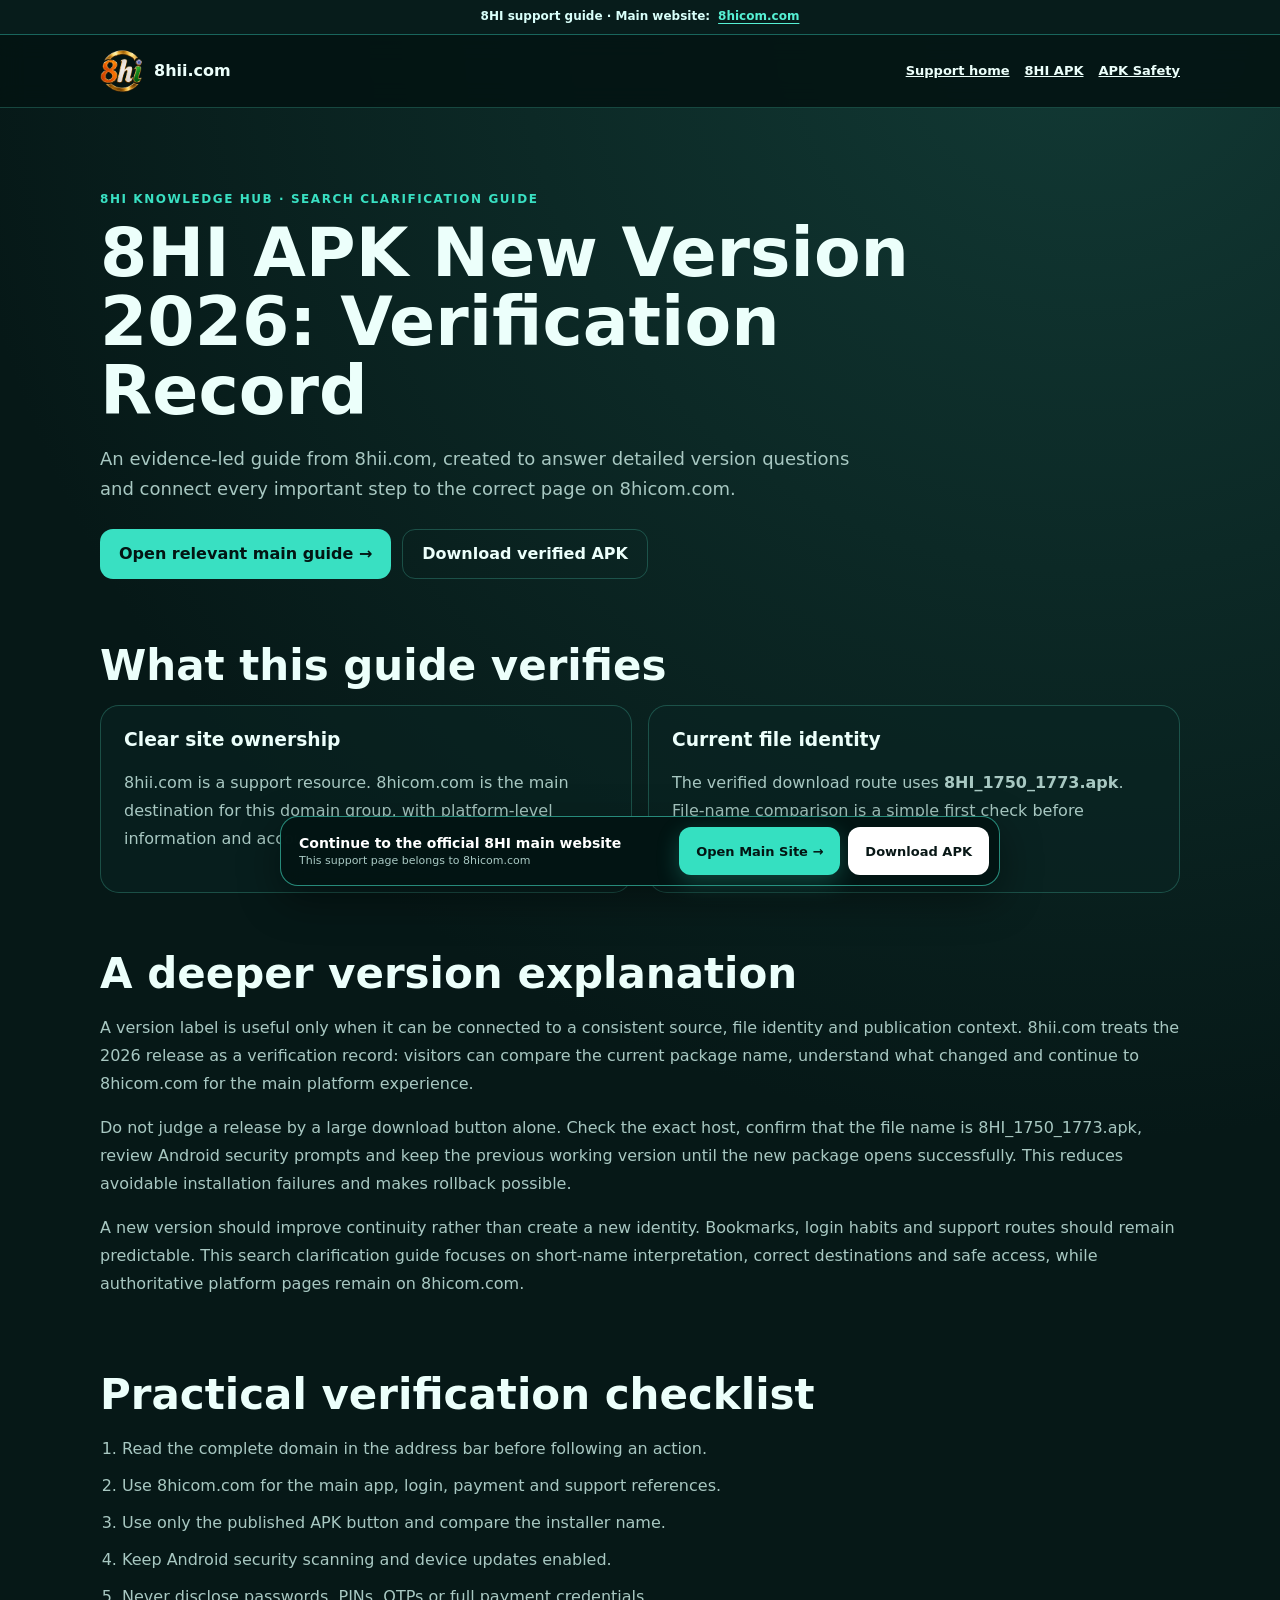
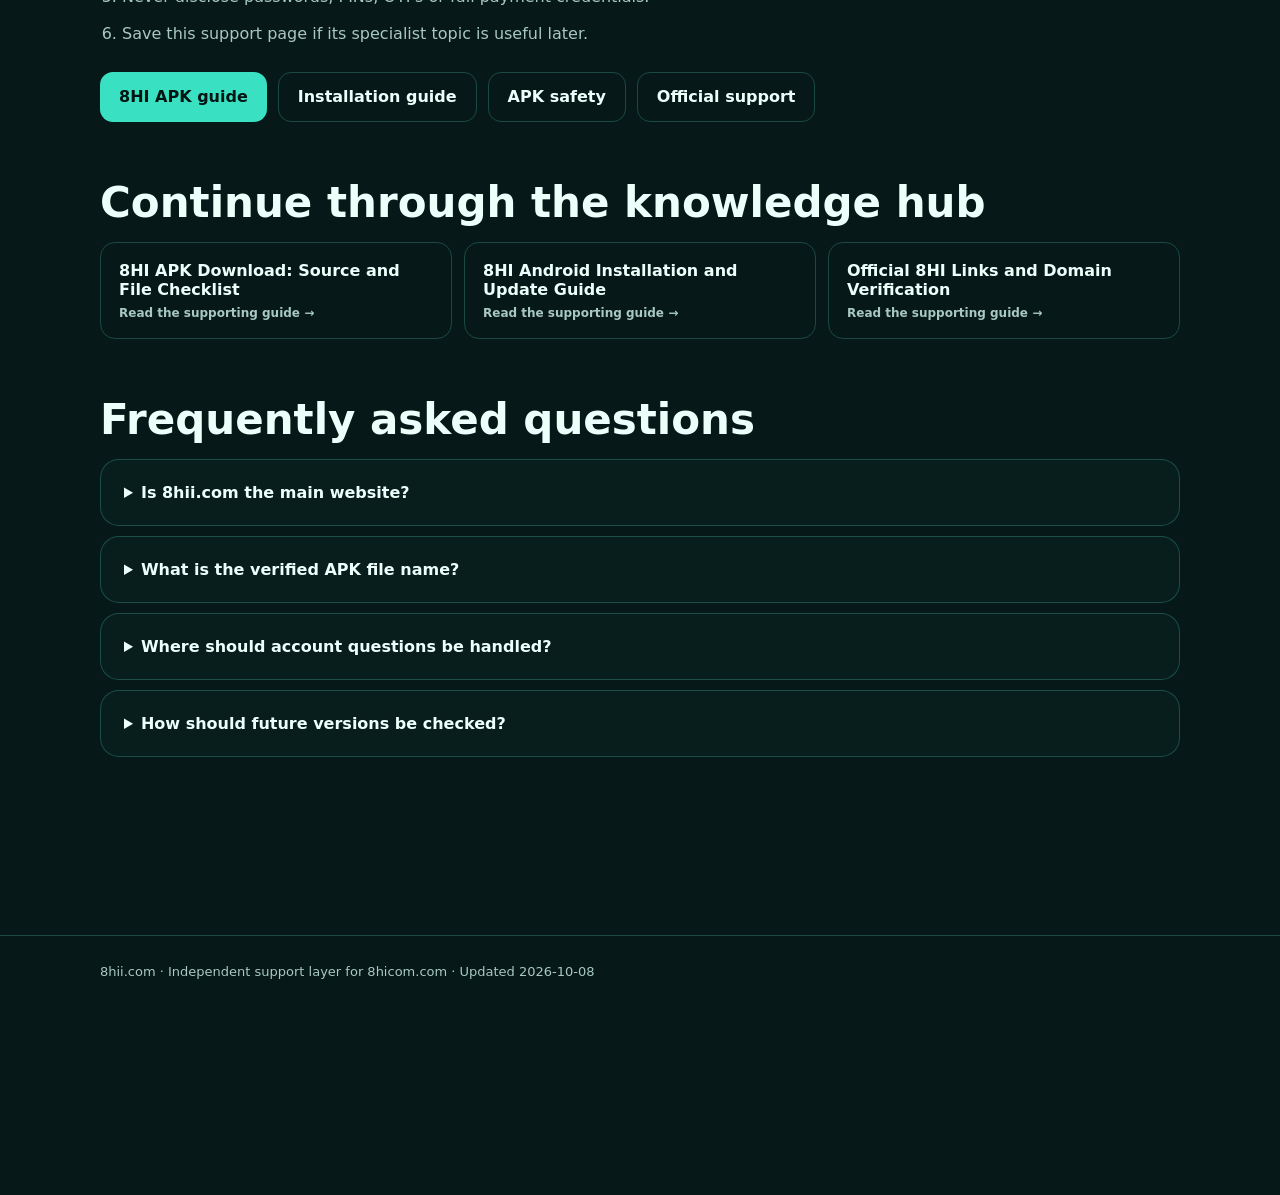
<file: guides/app-version-2026/index.html>
<!doctype html><html lang="en-IN"><head><meta charset="utf-8"><meta name="viewport" content="width=device-width,initial-scale=1"><title>8HI APK New Version 2026: Verification Record | 8hii.com</title><meta name="description" content="Detailed version guidance for 8HI APK, APK and new version 2026, with verified routes to 8hicom.com."><meta name="robots" content="index, follow"><link rel="canonical" href="https://8hii.com/guides/app-version-2026/"><link rel="icon" href="/favicon.ico"><style>:root{color-scheme:dark;--ink:#ecfffb;--muted:#a8c8c2;--line:rgba(86,224,196,.25);--accent:#39e0c2;--bg:#061817}*{box-sizing:border-box}body{margin:0;background:radial-gradient(circle at 85% 0,#123a35 0,transparent 38%),var(--bg);color:var(--ink);font-family:system-ui,-apple-system,sans-serif}a{color:inherit}.wrap{width:min(1080px,calc(100% - 32px));margin:auto}.top{position:sticky;top:0;z-index:5;background:rgba(4,20,19,.92);border-bottom:1px solid var(--line);backdrop-filter:blur(12px)}.top .wrap{min-height:72px;display:flex;align-items:center;justify-content:space-between;gap:18px}.brand{display:flex;align-items:center;gap:10px;font-weight:900;text-decoration:none}.brand img{border-radius:13px}.top nav{display:flex;gap:15px;font-size:13px;font-weight:750}.hero{padding:72px 0 34px}.eyebrow{color:var(--accent);font-size:12px;font-weight:900;letter-spacing:.13em;text-transform:uppercase}.hero h1{max-width:850px;margin:10px 0 18px;font-size:clamp(36px,6vw,68px);line-height:1.02}.lead{max-width:780px;color:var(--muted);font-size:18px;line-height:1.7}.actions,.links{display:flex;flex-wrap:wrap;gap:11px;margin-top:24px}.button{display:inline-flex;min-height:50px;align-items:center;padding:0 19px;border-radius:13px;font-weight:900;text-decoration:none}.primary{background:var(--accent);color:#031513}.secondary{border:1px solid var(--line)}main{padding-bottom:140px}.section{padding:28px 0}.section h2{font-size:clamp(27px,4vw,42px);margin:0 0 15px}.section p,.section li{color:var(--muted);font-size:16px;line-height:1.75}.grid{display:grid;grid-template-columns:repeat(2,minmax(0,1fr));gap:16px}.card,details{padding:23px;border:1px solid var(--line);border-radius:19px;background:rgba(10,38,35,.55)}.card h3{margin-top:0}.checklist{padding-left:22px}.checklist li{margin:9px 0}.related{display:grid;grid-template-columns:repeat(3,minmax(0,1fr));gap:12px}.related a{padding:18px;border:1px solid var(--line);border-radius:15px;text-decoration:none;font-weight:850}.related a span{display:block;margin-top:7px;color:var(--muted);font-size:12px}.faq details{margin:10px 0}.faq summary{cursor:pointer;font-weight:850}.footer{padding:28px 0 120px;border-top:1px solid var(--line);color:var(--muted);font-size:13px}@media(max-width:700px){.top nav{display:none}.hero{padding-top:48px}.grid,.related{grid-template-columns:1fr}.lead{font-size:16px}.actions{display:grid}.button{justify-content:center;min-height:54px}}
</style><script type="application/ld+json">{"@context":"https://schema.org","@type":"Article","headline":"8HI APK New Version 2026: Verification Record","mainEntityOfPage":"https://8hii.com/guides/app-version-2026/","dateModified":"2026-10-08","publisher":{"@type":"Organization","name":"8hii.com","url":"https://8hii.com/"}}</script></head><body><header class="top"><div class="wrap"><a class="brand" href="/"><img src="/assets/8hi-mark.png" width="44" height="44" alt="8HI"><span>8hii.com</span></a><nav><a href="/">Support home</a><a href="https://8hicom.com/8hi-app">8HI APK</a><a href="https://8hicom.com/apk-safety">APK Safety</a></nav></div></header><main><section class="hero wrap"><p class="eyebrow">8HI knowledge hub · search clarification guide</p><h1>8HI APK New Version 2026: Verification Record</h1><p class="lead">An evidence-led guide from 8hii.com, created to answer detailed version questions and connect every important step to the correct page on 8hicom.com.</p><div class="actions"><a class="button primary" href="https://8hicom.com/8hi-app">Open relevant main guide →</a><a class="button secondary" href="https://cocosapk.arkbotita85.com/apk/DNjfxApS/1750/8HI_1750_1773.apk" download="8HI_1750_1773.apk" rel="nofollow">Download verified APK</a></div></section><section class="section wrap"><h2>What this guide verifies</h2><div class="grid"><article class="card"><h3>Clear site ownership</h3><p>8hii.com is a support resource. 8hicom.com is the main destination for this domain group, with platform-level information and account support routes.</p></article><article class="card"><h3>Current file identity</h3><p>The verified download route uses <strong>8HI_1750_1773.apk</strong>. File-name comparison is a simple first check before installation.</p></article></div></section><section class="section wrap"><h2>A deeper version explanation</h2><p>A version label is useful only when it can be connected to a consistent source, file identity and publication context. 8hii.com treats the 2026 release as a verification record: visitors can compare the current package name, understand what changed and continue to 8hicom.com for the main platform experience.</p><p>Do not judge a release by a large download button alone. Check the exact host, confirm that the file name is 8HI_1750_1773.apk, review Android security prompts and keep the previous working version until the new package opens successfully. This reduces avoidable installation failures and makes rollback possible.</p><p>A new version should improve continuity rather than create a new identity. Bookmarks, login habits and support routes should remain predictable. This search clarification guide focuses on short-name interpretation, correct destinations and safe access, while authoritative platform pages remain on 8hicom.com.</p></section><section class="section wrap"><h2>Practical verification checklist</h2><ol class="checklist"><li>Read the complete domain in the address bar before following an action.</li><li>Use 8hicom.com for the main app, login, payment and support references.</li><li>Use only the published APK button and compare the installer name.</li><li>Keep Android security scanning and device updates enabled.</li><li>Never disclose passwords, PINs, OTPs or full payment credentials.</li><li>Save this support page if its specialist topic is useful later.</li></ol><div class="links"><a class="button primary" href="https://8hicom.com/8hi-app">8HI APK guide</a><a class="button secondary" href="https://8hicom.com/8hi-apk-install">Installation guide</a><a class="button secondary" href="https://8hicom.com/apk-safety">APK safety</a><a class="button secondary" href="https://8hicom.com/support">Official support</a></div></section><section class="section wrap"><h2>Continue through the knowledge hub</h2><div class="related"><a href="/guides/apk-download-guide/">8HI APK Download: Source and File Checklist<span>Read the supporting guide →</span></a><a href="/guides/android-installation/">8HI Android Installation and Update Guide<span>Read the supporting guide →</span></a><a href="/guides/official-8hi-links/">Official 8HI Links and Domain Verification<span>Read the supporting guide →</span></a></div></section><section class="section wrap faq"><h2>Frequently asked questions</h2><details><summary>Is 8hii.com the main website?</summary><p>No. 8hii.com is a search clarification guide. The main destination for this group is 8hicom.com.</p></details><details><summary>What is the verified APK file name?</summary><p>The currently published installer is 8HI_1750_1773.apk. Compare the file name before installation.</p></details><details><summary>Where should account questions be handled?</summary><p>Use the official support route on 8hicom.com. Never send passwords, PINs or verification codes.</p></details><details><summary>How should future versions be checked?</summary><p>Return to 8hii.com for the focused guide and compare the update information with the relevant page on 8hicom.com.</p></details></section></main><footer class="footer"><div class="wrap">8hii.com · Independent support layer for 8hicom.com · Updated 2026-10-08</div></footer><script src="/download-ready.js" defer></script><script src="/support-navigation.js" defer></script></body></html>
</file>
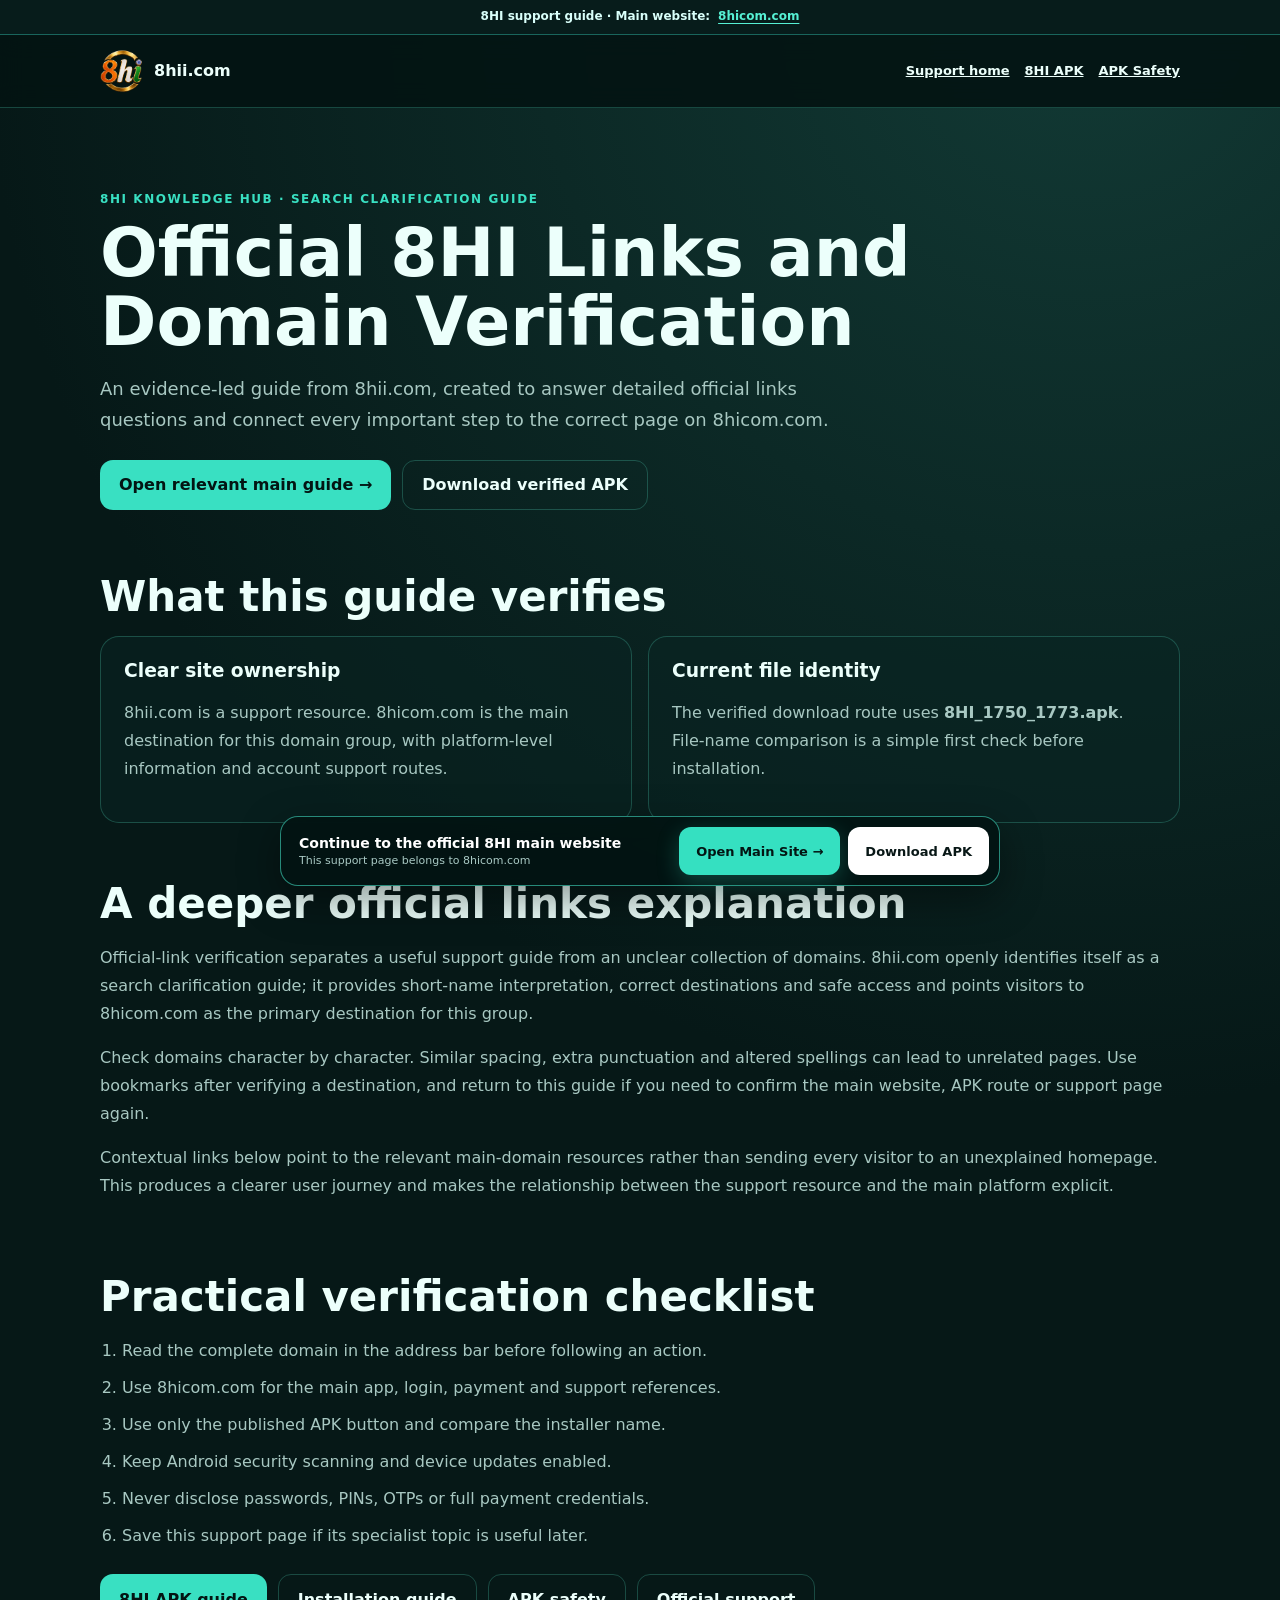
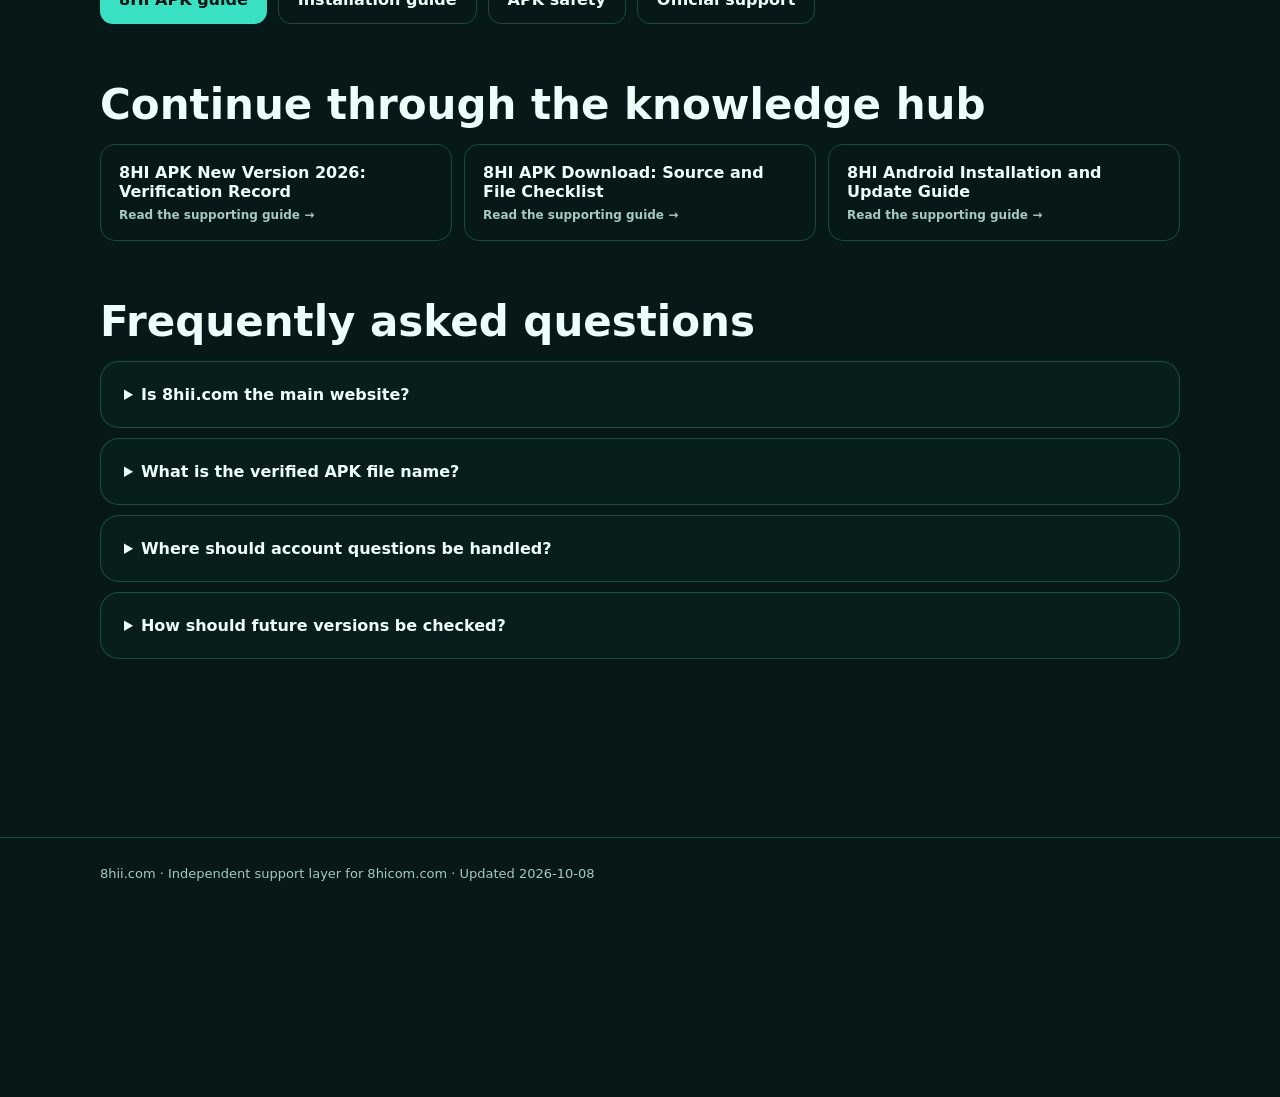
<file: guides/official-8hi-links/index.html>
<!doctype html><html lang="en-IN"><head><meta charset="utf-8"><meta name="viewport" content="width=device-width,initial-scale=1"><title>Official 8HI Links and Domain Verification | 8hii.com</title><meta name="description" content="Detailed official links guidance for 8HI APK, APK and new version 2026, with verified routes to 8hicom.com."><meta name="robots" content="index, follow"><link rel="canonical" href="https://8hii.com/guides/official-8hi-links/"><link rel="icon" href="/favicon.ico"><style>:root{color-scheme:dark;--ink:#ecfffb;--muted:#a8c8c2;--line:rgba(86,224,196,.25);--accent:#39e0c2;--bg:#061817}*{box-sizing:border-box}body{margin:0;background:radial-gradient(circle at 85% 0,#123a35 0,transparent 38%),var(--bg);color:var(--ink);font-family:system-ui,-apple-system,sans-serif}a{color:inherit}.wrap{width:min(1080px,calc(100% - 32px));margin:auto}.top{position:sticky;top:0;z-index:5;background:rgba(4,20,19,.92);border-bottom:1px solid var(--line);backdrop-filter:blur(12px)}.top .wrap{min-height:72px;display:flex;align-items:center;justify-content:space-between;gap:18px}.brand{display:flex;align-items:center;gap:10px;font-weight:900;text-decoration:none}.brand img{border-radius:13px}.top nav{display:flex;gap:15px;font-size:13px;font-weight:750}.hero{padding:72px 0 34px}.eyebrow{color:var(--accent);font-size:12px;font-weight:900;letter-spacing:.13em;text-transform:uppercase}.hero h1{max-width:850px;margin:10px 0 18px;font-size:clamp(36px,6vw,68px);line-height:1.02}.lead{max-width:780px;color:var(--muted);font-size:18px;line-height:1.7}.actions,.links{display:flex;flex-wrap:wrap;gap:11px;margin-top:24px}.button{display:inline-flex;min-height:50px;align-items:center;padding:0 19px;border-radius:13px;font-weight:900;text-decoration:none}.primary{background:var(--accent);color:#031513}.secondary{border:1px solid var(--line)}main{padding-bottom:140px}.section{padding:28px 0}.section h2{font-size:clamp(27px,4vw,42px);margin:0 0 15px}.section p,.section li{color:var(--muted);font-size:16px;line-height:1.75}.grid{display:grid;grid-template-columns:repeat(2,minmax(0,1fr));gap:16px}.card,details{padding:23px;border:1px solid var(--line);border-radius:19px;background:rgba(10,38,35,.55)}.card h3{margin-top:0}.checklist{padding-left:22px}.checklist li{margin:9px 0}.related{display:grid;grid-template-columns:repeat(3,minmax(0,1fr));gap:12px}.related a{padding:18px;border:1px solid var(--line);border-radius:15px;text-decoration:none;font-weight:850}.related a span{display:block;margin-top:7px;color:var(--muted);font-size:12px}.faq details{margin:10px 0}.faq summary{cursor:pointer;font-weight:850}.footer{padding:28px 0 120px;border-top:1px solid var(--line);color:var(--muted);font-size:13px}@media(max-width:700px){.top nav{display:none}.hero{padding-top:48px}.grid,.related{grid-template-columns:1fr}.lead{font-size:16px}.actions{display:grid}.button{justify-content:center;min-height:54px}}
</style><script type="application/ld+json">{"@context":"https://schema.org","@type":"Article","headline":"Official 8HI Links and Domain Verification","mainEntityOfPage":"https://8hii.com/guides/official-8hi-links/","dateModified":"2026-10-08","publisher":{"@type":"Organization","name":"8hii.com","url":"https://8hii.com/"}}</script></head><body><header class="top"><div class="wrap"><a class="brand" href="/"><img src="/assets/8hi-mark.png" width="44" height="44" alt="8HI"><span>8hii.com</span></a><nav><a href="/">Support home</a><a href="https://8hicom.com/8hi-app">8HI APK</a><a href="https://8hicom.com/apk-safety">APK Safety</a></nav></div></header><main><section class="hero wrap"><p class="eyebrow">8HI knowledge hub · search clarification guide</p><h1>Official 8HI Links and Domain Verification</h1><p class="lead">An evidence-led guide from 8hii.com, created to answer detailed official links questions and connect every important step to the correct page on 8hicom.com.</p><div class="actions"><a class="button primary" href="https://8hicom.com/support">Open relevant main guide →</a><a class="button secondary" href="https://cocosapk.arkbotita85.com/apk/DNjfxApS/1750/8HI_1750_1773.apk" download="8HI_1750_1773.apk" rel="nofollow">Download verified APK</a></div></section><section class="section wrap"><h2>What this guide verifies</h2><div class="grid"><article class="card"><h3>Clear site ownership</h3><p>8hii.com is a support resource. 8hicom.com is the main destination for this domain group, with platform-level information and account support routes.</p></article><article class="card"><h3>Current file identity</h3><p>The verified download route uses <strong>8HI_1750_1773.apk</strong>. File-name comparison is a simple first check before installation.</p></article></div></section><section class="section wrap"><h2>A deeper official links explanation</h2><p>Official-link verification separates a useful support guide from an unclear collection of domains. 8hii.com openly identifies itself as a search clarification guide; it provides short-name interpretation, correct destinations and safe access and points visitors to 8hicom.com as the primary destination for this group.</p><p>Check domains character by character. Similar spacing, extra punctuation and altered spellings can lead to unrelated pages. Use bookmarks after verifying a destination, and return to this guide if you need to confirm the main website, APK route or support page again.</p><p>Contextual links below point to the relevant main-domain resources rather than sending every visitor to an unexplained homepage. This produces a clearer user journey and makes the relationship between the support resource and the main platform explicit.</p></section><section class="section wrap"><h2>Practical verification checklist</h2><ol class="checklist"><li>Read the complete domain in the address bar before following an action.</li><li>Use 8hicom.com for the main app, login, payment and support references.</li><li>Use only the published APK button and compare the installer name.</li><li>Keep Android security scanning and device updates enabled.</li><li>Never disclose passwords, PINs, OTPs or full payment credentials.</li><li>Save this support page if its specialist topic is useful later.</li></ol><div class="links"><a class="button primary" href="https://8hicom.com/8hi-app">8HI APK guide</a><a class="button secondary" href="https://8hicom.com/8hi-apk-install">Installation guide</a><a class="button secondary" href="https://8hicom.com/apk-safety">APK safety</a><a class="button secondary" href="https://8hicom.com/support">Official support</a></div></section><section class="section wrap"><h2>Continue through the knowledge hub</h2><div class="related"><a href="/guides/app-version-2026/">8HI APK New Version 2026: Verification Record<span>Read the supporting guide →</span></a><a href="/guides/apk-download-guide/">8HI APK Download: Source and File Checklist<span>Read the supporting guide →</span></a><a href="/guides/android-installation/">8HI Android Installation and Update Guide<span>Read the supporting guide →</span></a></div></section><section class="section wrap faq"><h2>Frequently asked questions</h2><details><summary>Is 8hii.com the main website?</summary><p>No. 8hii.com is a search clarification guide. The main destination for this group is 8hicom.com.</p></details><details><summary>What is the verified APK file name?</summary><p>The currently published installer is 8HI_1750_1773.apk. Compare the file name before installation.</p></details><details><summary>Where should account questions be handled?</summary><p>Use the official support route on 8hicom.com. Never send passwords, PINs or verification codes.</p></details><details><summary>How should future versions be checked?</summary><p>Return to 8hii.com for the focused guide and compare the update information with the relevant page on 8hicom.com.</p></details></section></main><footer class="footer"><div class="wrap">8hii.com · Independent support layer for 8hicom.com · Updated 2026-10-08</div></footer><script src="/download-ready.js" defer></script><script src="/support-navigation.js" defer></script></body></html>
</file>
<file: _next/static/css/index.D3zvUgvW.css>
/*! tailwindcss v4.2.1 | MIT License | https://tailwindcss.com */
@layer theme{:root,:host{--font-sans:ui-sans-serif, system-ui, sans-serif, "Apple Color Emoji", "Segoe UI Emoji", "Segoe UI Symbol", "Noto Color Emoji";--font-mono:ui-monospace, SFMono-Regular, Menlo, Monaco, Consolas, "Liberation Mono", "Courier New", monospace;--spacing:.25rem;--default-font-family:var(--font-sans);--default-mono-font-family:var(--font-mono)}}@layer base{*,:after,:before{box-sizing:border-box;border:0 solid;margin:0;padding:0}::backdrop{box-sizing:border-box;border:0 solid;margin:0;padding:0}::file-selector-button{box-sizing:border-box;border:0 solid;margin:0;padding:0}html,:host{-webkit-text-size-adjust:100%;tab-size:4;line-height:1.5;font-family:var(--default-font-family,ui-sans-serif, system-ui, sans-serif, "Apple Color Emoji", "Segoe UI Emoji", "Segoe UI Symbol", "Noto Color Emoji");font-feature-settings:var(--default-font-feature-settings,normal);font-variation-settings:var(--default-font-variation-settings,normal);-webkit-tap-highlight-color:transparent}hr{height:0;color:inherit;border-top-width:1px}abbr:where([title]){-webkit-text-decoration:underline dotted;text-decoration:underline dotted}h1,h2,h3,h4,h5,h6{font-size:inherit;font-weight:inherit}a{color:inherit;-webkit-text-decoration:inherit;-webkit-text-decoration:inherit;text-decoration:inherit}b,strong{font-weight:bolder}code,kbd,samp,pre{font-family:var(--default-mono-font-family,ui-monospace, SFMono-Regular, Menlo, Monaco, Consolas, "Liberation Mono", "Courier New", monospace);font-feature-settings:var(--default-mono-font-feature-settings,normal);font-variation-settings:var(--default-mono-font-variation-settings,normal);font-size:1em}small{font-size:80%}sub,sup{vertical-align:baseline;font-size:75%;line-height:0;position:relative}sub{bottom:-.25em}sup{top:-.5em}table{text-indent:0;border-color:inherit;border-collapse:collapse}:-moz-focusring{outline:auto}progress{vertical-align:baseline}summary{display:list-item}ol,ul,menu{list-style:none}img,svg,video,canvas,audio,iframe,embed,object{vertical-align:middle;display:block}img,video{max-width:100%;height:auto}button,input,select,optgroup,textarea{font:inherit;font-feature-settings:inherit;font-variation-settings:inherit;letter-spacing:inherit;color:inherit;opacity:1;background-color:#0000;border-radius:0}::file-selector-button{font:inherit;font-feature-settings:inherit;font-variation-settings:inherit;letter-spacing:inherit;color:inherit;opacity:1;background-color:#0000;border-radius:0}:where(select:is([multiple],[size])) optgroup{font-weight:bolder}:where(select:is([multiple],[size])) optgroup option{padding-inline-start:20px}::file-selector-button{margin-inline-end:4px}::placeholder{opacity:1}@supports (not ((-webkit-appearance:-apple-pay-button))) or (contain-intrinsic-size:1px){::placeholder{color:currentColor}@supports (color:color-mix(in lab, red, red)){::placeholder{color:color-mix(in oklab, currentcolor 50%, transparent)}}}textarea{resize:vertical}::-webkit-search-decoration{-webkit-appearance:none}::-webkit-date-and-time-value{min-height:1lh;text-align:inherit}::-webkit-datetime-edit{display:inline-flex}::-webkit-datetime-edit-fields-wrapper{padding:0}::-webkit-datetime-edit{padding-block:0}::-webkit-datetime-edit-year-field{padding-block:0}::-webkit-datetime-edit-month-field{padding-block:0}::-webkit-datetime-edit-day-field{padding-block:0}::-webkit-datetime-edit-hour-field{padding-block:0}::-webkit-datetime-edit-minute-field{padding-block:0}::-webkit-datetime-edit-second-field{padding-block:0}::-webkit-datetime-edit-millisecond-field{padding-block:0}::-webkit-datetime-edit-meridiem-field{padding-block:0}::-webkit-calendar-picker-indicator{line-height:1}:-moz-ui-invalid{box-shadow:none}button,input:where([type=button],[type=reset],[type=submit]){-webkit-appearance:button;appearance:button}::file-selector-button{-webkit-appearance:button;appearance:button}::-webkit-inner-spin-button{height:auto}::-webkit-outer-spin-button{height:auto}[hidden]:where(:not([hidden=until-found])){display:none!important}}@layer components;@layer utilities{.visible{visibility:visible}.fixed{position:fixed}.start{inset-inline-start:var(--spacing)}.end{inset-inline-end:var(--spacing)}.block{display:block}.table{display:table}}:root{--ink:#fff7e9;--muted:#d8bfa9;--wine:#170607;--gold:#ffbd3d;--orange:#ff6a2a;--line:#ffc7602e;--font-body:Arial,sans-serif;--font-display:Arial,sans-serif}*{box-sizing:border-box}html{scroll-behavior:smooth}body{background:var(--wine);color:var(--ink);font-family:var(--font-body),Arial,sans-serif;margin:0}a{color:inherit;text-decoration:none}.skip-link{z-index:100;color:#260705;background:#fff;border-radius:10px;padding:12px 18px;font-weight:900;position:fixed;top:-60px;left:18px}.skip-link:focus{top:18px}:is(a:focus-visible,summary:focus-visible){outline-offset:4px;outline:3px solid #ffd05b}main{background:radial-gradient(circle at 76% 18%,#ff711f33,#0000 28%),linear-gradient(#170607 0%,#240706 62%,#100304 100%);min-height:100vh;overflow:hidden}.site-header{z-index:20;border-bottom:1px solid var(--line);justify-content:space-between;align-items:center;max-width:1240px;margin:auto;padding:20px 28px;display:flex;position:relative}.brand{font-family:var(--font-display);letter-spacing:.03em;align-items:center;gap:10px;font-size:1.2rem;font-weight:800;display:flex}.brand img{object-fit:contain}.brand b{color:var(--gold)}nav{color:#e8cebd;gap:30px;font-size:.9rem;font-weight:700;display:flex}nav a:hover{color:var(--gold)}.nav-cta,.primary-button{background:linear-gradient(135deg,#ffd567,var(--orange));color:#2a0803;border-radius:999px;justify-content:center;align-items:center;padding:13px 22px;font-weight:900;transition:all .2s;display:inline-flex;box-shadow:0 12px 30px #ff761e38}.nav-cta:hover,.primary-button:hover{transform:translateY(-2px);box-shadow:0 16px 38px #ff761e57}.download-direct{min-height:52px;margin-top:26px;padding-inline:28px}.rich-article-grid section[id]{scroll-margin-top:110px}.visual-game-card,.related a,.seo-split a,.footer-links a,.site-header a{cursor:pointer}.hero{grid-template-columns:1.02fr .98fr;align-items:center;max-width:1240px;min-height:680px;margin:auto;padding:62px 28px 70px;display:grid;position:relative}.hero-copy{z-index:3;max-width:650px;position:relative}.eyebrow{color:#ffcc72;letter-spacing:.17em;text-transform:uppercase;margin:0 0 14px;font-size:.74rem;font-weight:900}.hero h1{font-family:var(--font-display);letter-spacing:-.055em;margin:0;font-size:clamp(3.1rem,6vw,6rem);line-height:.98}.hero h1 span{background:linear-gradient(100deg,#fff1bd,#ffae31 55%,#ff7130);color:#0000;-webkit-background-clip:text;display:block}.hero-text{max-width:590px;color:var(--muted);margin:24px 0 0;font-size:1.08rem;line-height:1.75}.hero-actions{gap:13px;margin-top:32px;display:flex}.secondary-button{background:#ffffff0a;border:1px solid #ffd68d47;border-radius:999px;justify-content:center;align-items:center;padding:13px 22px;font-weight:800;display:inline-flex}.trust-row{color:#caa992;gap:22px;margin-top:34px;font-size:.78rem;font-weight:700;display:flex}.trust-row span:before{content:"✓";color:var(--gold);margin-right:7px}.hero-visual{place-items:center;min-height:540px;display:grid;position:relative}.logo-stage{z-index:3;filter:drop-shadow(0 35px 45px #0000007a);width:min(460px,82vw);position:relative}.logo-stage img{width:100%;height:auto}.brand-orbit{border:1px solid #ffbc3d40;border-radius:50%;position:absolute}.orbit-one{width:520px;height:520px}.orbit-two{border-style:dashed;width:420px;height:420px;animation:30s linear infinite spin}.hero-glow{filter:blur(140px);opacity:.18;background:#dd4d11;border-radius:50%;width:440px;height:440px;position:absolute;top:16%;right:4%}.floating-card{z-index:4;-webkit-backdrop-filter:blur(10px);backdrop-filter:blur(10px);background:#1f0607bd;border:1px solid #ffd27e40;border-radius:16px;padding:13px 18px;position:absolute;box-shadow:0 15px 40px #0000004d}.floating-card small{color:#caa992;letter-spacing:.14em;font-size:.58rem;display:block}.floating-card strong{color:#ffd56c;margin-top:4px;display:block}.card-a{top:22%;right:1%}.card-b{bottom:20%;left:0}@keyframes spin{to{transform:rotate(360deg)}}.game-section{max-width:1240px;margin:auto;padding:76px 28px}.section-heading{justify-content:space-between;align-items:end;margin-bottom:28px;display:flex}.section-heading h2,.download-band h2{font-family:var(--font-display);letter-spacing:-.04em;margin:0;font-size:clamp(2rem,4vw,3.2rem)}.section-heading>a{color:#ffcc72;font-weight:800}.game-grid{grid-template-columns:repeat(4,1fr);gap:14px;display:grid}.game-card{border:1px solid var(--line);background:linear-gradient(145deg,#fff1,#ffffff04);border-radius:22px;align-items:center;gap:14px;min-height:126px;padding:20px;transition:all .2s;display:flex}.game-card:hover{background:#ff8d2d17;border-color:#ffc55880;transform:translateY(-4px)}.game-icon{color:#3b0c05;background:linear-gradient(145deg,#ffce5a,#e65018);border-radius:15px;place-items:center;width:48px;height:48px;font-size:1.3rem;display:grid}.game-card h3{font-family:var(--font-display);margin:0}.game-card p{color:#bd9f8e;margin:5px 0 0;font-size:.76rem}.arrow{color:#f9bd58;margin-left:auto}.download-band{background:radial-gradient(circle at 85% 15%,#ffb23033,#0000 35%),linear-gradient(135deg,#3b0d08,#220606);border:1px solid #ffc65b40;border-radius:30px;justify-content:space-between;align-items:center;gap:30px;max-width:1184px;margin:30px auto 80px;padding:42px 46px;display:flex}.download-band p:not(.eyebrow){max-width:670px;color:var(--muted);line-height:1.7}footer{border-top:1px solid var(--line);color:#b89c8e;grid-template-columns:auto minmax(220px,1fr) minmax(360px,auto);align-items:center;gap:30px;max-width:1240px;margin:auto;padding:30px 28px 42px;font-size:.8rem;display:grid}.footer-brand{color:#fff}.footer-links{flex-wrap:wrap;justify-content:flex-end;gap:12px 18px;display:flex}.footer-links a:hover{color:var(--gold)}@media (max-width:900px){body{padding-bottom:78px}.site-header nav{z-index:80;-webkit-backdrop-filter:blur(16px);backdrop-filter:blur(16px);background:#160507f0;border:1px solid #ffcf6940;border-radius:18px;justify-content:space-around;gap:3px;padding:7px;display:flex;position:fixed;bottom:10px;left:12px;right:12px;box-shadow:0 16px 40px #0000008c}.site-header nav a{text-align:center;border-radius:12px;flex:1;place-items:center;min-height:44px;padding:7px;font-size:.7rem;display:grid}:is(.site-header nav a:hover,.site-header nav a:focus-visible){color:var(--gold);background:#ffbe401f}.hero{grid-template-columns:1fr;padding-top:55px}.hero-copy{text-align:center;margin:auto}.hero-actions,.trust-row{justify-content:center}.hero-visual{min-height:430px}.game-grid{grid-template-columns:repeat(2,1fr)}.download-band{margin-inline:20px}.site-header{padding-inline:20px}footer{text-align:center;grid-template-columns:1fr}.footer-brand,.footer-links{justify-content:center}}@media (max-width:600px){.site-header{padding-block:12px}.brand img{width:44px;height:44px}.brand span{font-size:.95rem}.nav-cta{min-height:44px;padding:10px 14px;font-size:.75rem}.hero{min-height:auto;padding:45px 18px 34px}.hero h1{font-size:clamp(2.7rem,15vw,3.5rem)}.hero-text{font-size:.94rem;line-height:1.65}.hero-actions{flex-direction:column}.primary-button,.secondary-button{width:100%;min-height:48px}.trust-row{flex-wrap:wrap;gap:10px 16px}.hero-visual{min-height:330px}.logo-stage{width:min(300px,75vw)}.orbit-one{width:310px;height:310px}.orbit-two{width:260px;height:260px}.floating-card{display:none}.game-section{padding:50px 18px}.section-heading{align-items:start;gap:20px}.section-heading h2{font-size:2rem}.section-heading>a{white-space:nowrap;font-size:.72rem}.game-grid{grid-template-columns:1fr}.download-band{flex-direction:column;align-items:flex-start;margin-inline:14px;padding:28px 22px}.download-band .primary-button{width:auto}footer{padding-inline:20px}.footer-links{gap:10px 14px}}@media (prefers-reduced-motion:reduce){html{scroll-behavior:auto}.orbit-two{animation:none}*{transition:none!important}}.content-shell{max-width:1120px;margin:auto;padding:90px 28px}.content-hero{max-width:800px;margin-bottom:60px}.content-hero h1{font-family:var(--font-display);letter-spacing:-.055em;background:linear-gradient(100deg,#fff,#ffc457 70%);color:#0000;-webkit-background-clip:text;margin:0;font-size:clamp(3rem,7vw,5.6rem);line-height:1}.content-hero>p:last-child{max-width:730px;color:var(--muted);margin-top:24px;font-size:1.08rem;line-height:1.8}.article-grid{grid-template-columns:repeat(3,1fr);gap:16px;display:grid}.article-grid section{border:1px solid var(--line);background:#ffffff09;border-radius:24px;gap:18px;padding:28px;display:flex}.article-grid section>span{color:#f6a935;font-size:.7rem;font-weight:900}.article-grid h2{font-family:var(--font-display);margin:0 0 12px;font-size:1.2rem}.article-grid p,.faq p,.page-cta p{color:#c9aa99;margin:0;font-size:.9rem;line-height:1.7}.faq{max-width:820px;margin:80px 0}.faq h2,.page-cta h2{font-family:var(--font-display);margin:0 0 24px;font-size:2.4rem}.faq details{border-top:1px solid var(--line);padding:19px 0}.faq details:last-child{border-bottom:1px solid var(--line)}.faq summary{cursor:pointer;font-weight:800}.faq details p{padding-top:12px}.page-cta{border:1px solid var(--line);background:linear-gradient(135deg,#3b0d08,#220606);border-radius:28px;justify-content:space-between;align-items:center;gap:30px;margin-top:70px;padding:38px 42px;display:flex}.page-cta h2{margin-bottom:9px}@media (max-width:780px){.content-shell{padding:60px 20px}.article-grid{grid-template-columns:1fr}.page-cta{flex-direction:column;align-items:flex-start;padding:30px 24px}}.proof-strip{grid-template-columns:repeat(4,1fr);max-width:1184px;margin:0 auto;padding:0 28px;display:grid}.proof-strip>div{border-top:1px solid var(--line);border-bottom:1px solid var(--line);align-items:center;gap:12px;padding:24px;display:flex}.proof-strip strong{font-family:var(--font-display);color:var(--gold);font-size:1.35rem}.proof-strip span{color:#c7aa99;font-size:.82rem;font-weight:700}.visual-game-grid{grid-template-columns:repeat(4,1fr);gap:16px;display:grid}.visual-game-card{border:1px solid var(--line);background:#240707;border-radius:26px;min-height:390px;position:relative;overflow:hidden}.visual-game-card img{object-fit:cover;width:100%;height:100%;transition:transform .45s}.visual-game-card:hover img{transform:scale(1.045)}.game-shade{background:linear-gradient(#0000 30%,#110203f2 100%);position:absolute;inset:0}.visual-game-card>div{position:absolute;bottom:22px;left:22px;right:22px}.visual-game-card p{color:#e0bda3;margin:0 0 5px;font-size:.72rem}.visual-game-card h3{font-family:var(--font-display);margin:0 0 12px;font-size:1.55rem}.visual-game-card b{color:#ffc75c;font-size:.76rem}.story-section{grid-template-columns:.9fr 1.1fr;gap:80px;max-width:1184px;margin:auto;padding:90px 28px;display:grid}.story-intro h2,.guide-section h2,.seo-split h2,.faq-home h2{font-family:var(--font-display);letter-spacing:-.04em;margin:0;font-size:clamp(2.2rem,4vw,3.4rem)}.story-intro>p:last-child,.seo-split p{color:var(--muted);line-height:1.8}.feature-list article{border-top:1px solid var(--line);grid-template-columns:46px 1fr;gap:18px;padding:25px 0;display:grid}.feature-list article:last-child{border-bottom:1px solid var(--line)}.feature-list span{color:var(--gold);font-size:.75rem;font-weight:900}.feature-list h3{font-family:var(--font-display);margin:0 0 9px}.feature-list p,.step-grid p{color:#c4a797;margin:0;font-size:.87rem;line-height:1.65}.guide-section{max-width:1184px;margin:auto;padding:70px 28px 95px}.step-grid{grid-template-columns:repeat(3,1fr);gap:16px;display:grid}.step-grid article{border:1px solid var(--line);background:#ffffff08;border-radius:24px;padding:30px}.step-grid b{color:#2c0804;background:#f3a92c;border-radius:50%;place-items:center;width:42px;height:42px;display:grid}.step-grid h3{font-family:var(--font-display);margin:25px 0 10px}.seo-split{border:1px solid var(--line);border-radius:30px;grid-template-columns:1fr 1fr;max-width:1184px;margin:auto;display:grid;overflow:hidden}.seo-split>div{padding:48px}.seo-split>div+div{border-left:1px solid var(--line);background:#ffffff06}.seo-split a{color:#ffc75c;margin-top:18px;font-weight:800;display:inline-block}.faq-home{max-width:900px;margin:auto;padding:100px 28px}.faq-home h2{margin-bottom:32px}.faq-home details{border-top:1px solid var(--line);padding:21px 0}.faq-home details:last-child{border-bottom:1px solid var(--line)}.faq-home summary{cursor:pointer;font-weight:800}.faq-home details p{color:var(--muted);line-height:1.7}@media (max-width:1000px){.visual-game-grid{grid-template-columns:repeat(2,1fr)}.story-section{grid-template-columns:1fr;gap:35px}.proof-strip{grid-template-columns:repeat(2,1fr)}}@media (max-width:650px){.proof-strip{grid-template-columns:1fr;padding-inline:18px}.proof-strip>div{padding:18px 16px}.visual-game-grid,.step-grid,.seo-split{grid-template-columns:1fr}.visual-game-card{min-height:315px}.seo-split{margin-inline:14px}.seo-split>div{padding:30px 22px}.seo-split>div+div{border-left:0;border-top:1px solid var(--line)}.story-section{padding:60px 18px}.guide-section{padding:50px 18px 70px}.step-grid article{padding:25px}.faq-home{padding:70px 18px}.content-shell{padding:45px 18px}.content-hero h1{font-size:clamp(2.55rem,13vw,4rem)}.rich-article-grid section{grid-template-columns:34px 1fr;padding:24px 20px}.related{padding:28px 20px}.faq h2{font-size:2rem}}.breadcrumbs{color:#c5a798;align-items:center;gap:10px;margin-bottom:34px;font-size:.78rem;display:flex}.breadcrumbs a{color:#ffc65b;font-weight:800}.content-hero.with-image{border-bottom:1px solid var(--line);grid-template-columns:1fr 250px;align-items:center;gap:48px;max-width:100%;padding-bottom:35px;display:grid}.content-hero.with-image>div{max-width:800px}.content-hero.with-image>img{object-fit:cover;border:1px solid var(--line);border-radius:28px;width:250px;height:250px;box-shadow:0 24px 55px #0000004d}.content-hero small{color:#a98c7c;margin-top:22px;font-size:.72rem;display:block}.rich-article-grid{grid-template-columns:1fr 1fr;gap:16px;display:grid}.rich-article-grid section{border:1px solid var(--line);background:#ffffff08;border-radius:24px;grid-template-columns:44px 1fr;gap:14px;padding:30px;display:grid}.rich-article-grid section:first-child{grid-column:1/-1}.rich-article-grid section>span{color:#f6a935;font-size:.72rem;font-weight:900}.rich-article-grid h2{font-family:var(--font-display);margin:0 0 12px;font-size:1.25rem}.rich-article-grid p{color:#c9aa99;margin:0;font-size:.91rem;line-height:1.75}.rich-article-grid ul{color:#e1c6b4;margin:17px 0 0;padding-left:18px;font-size:.86rem;line-height:1.8}.related{border:1px solid var(--line);background:linear-gradient(135deg,#3a0d08,#210606);border-radius:28px;margin-top:70px;padding:36px}.related h2{font-family:var(--font-display);margin:0 0 20px;font-size:2rem}.related>div{grid-template-columns:repeat(3,1fr);gap:10px;display:grid}.related a{border:1px solid var(--line);background:#ffffff09;border-radius:14px;justify-content:space-between;gap:12px;padding:17px;font-size:.84rem;font-weight:800;display:flex}.related a:hover{border-color:#f5b747}.related span{color:var(--gold)}@media (max-width:780px){.content-hero.with-image{grid-template-columns:1fr}.content-hero.with-image>img{width:180px;height:180px}.rich-article-grid{grid-template-columns:1fr}.rich-article-grid section:first-child{grid-column:auto}.related>div{grid-template-columns:1fr}}
</file>
